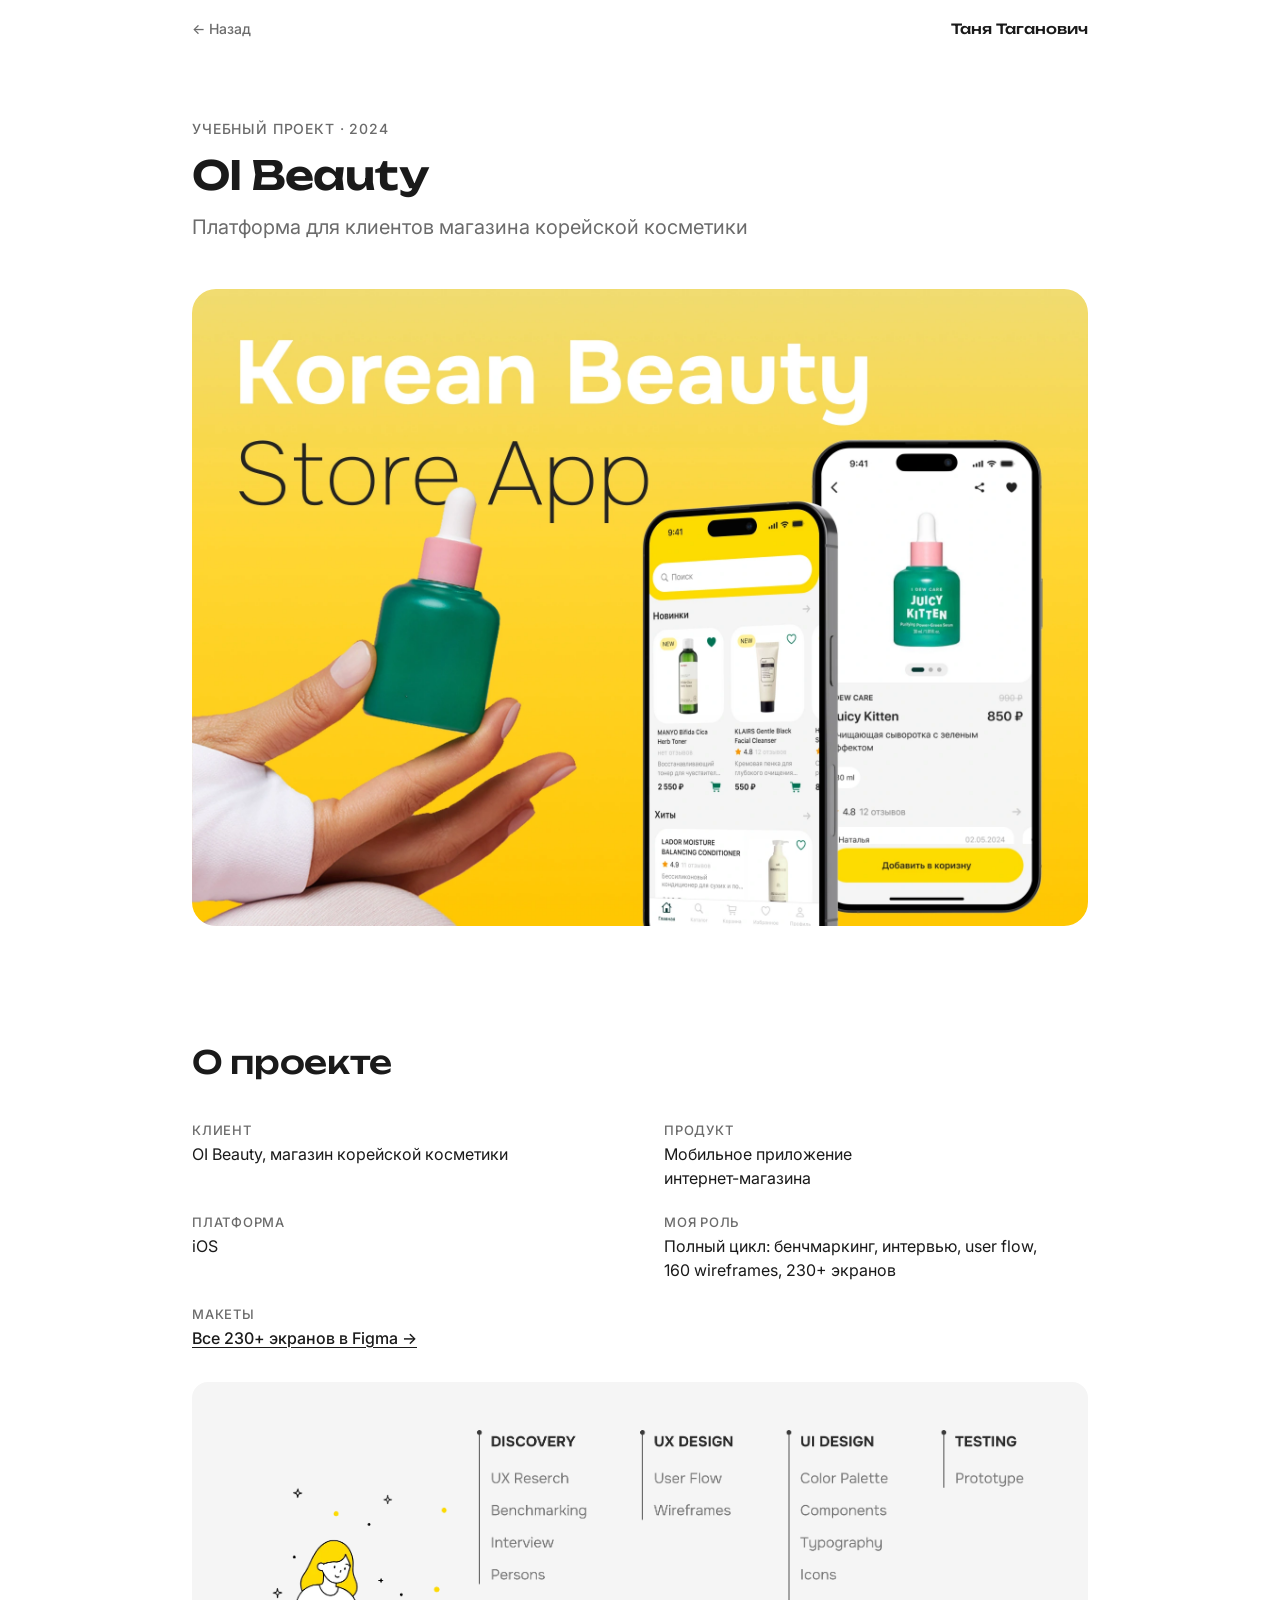
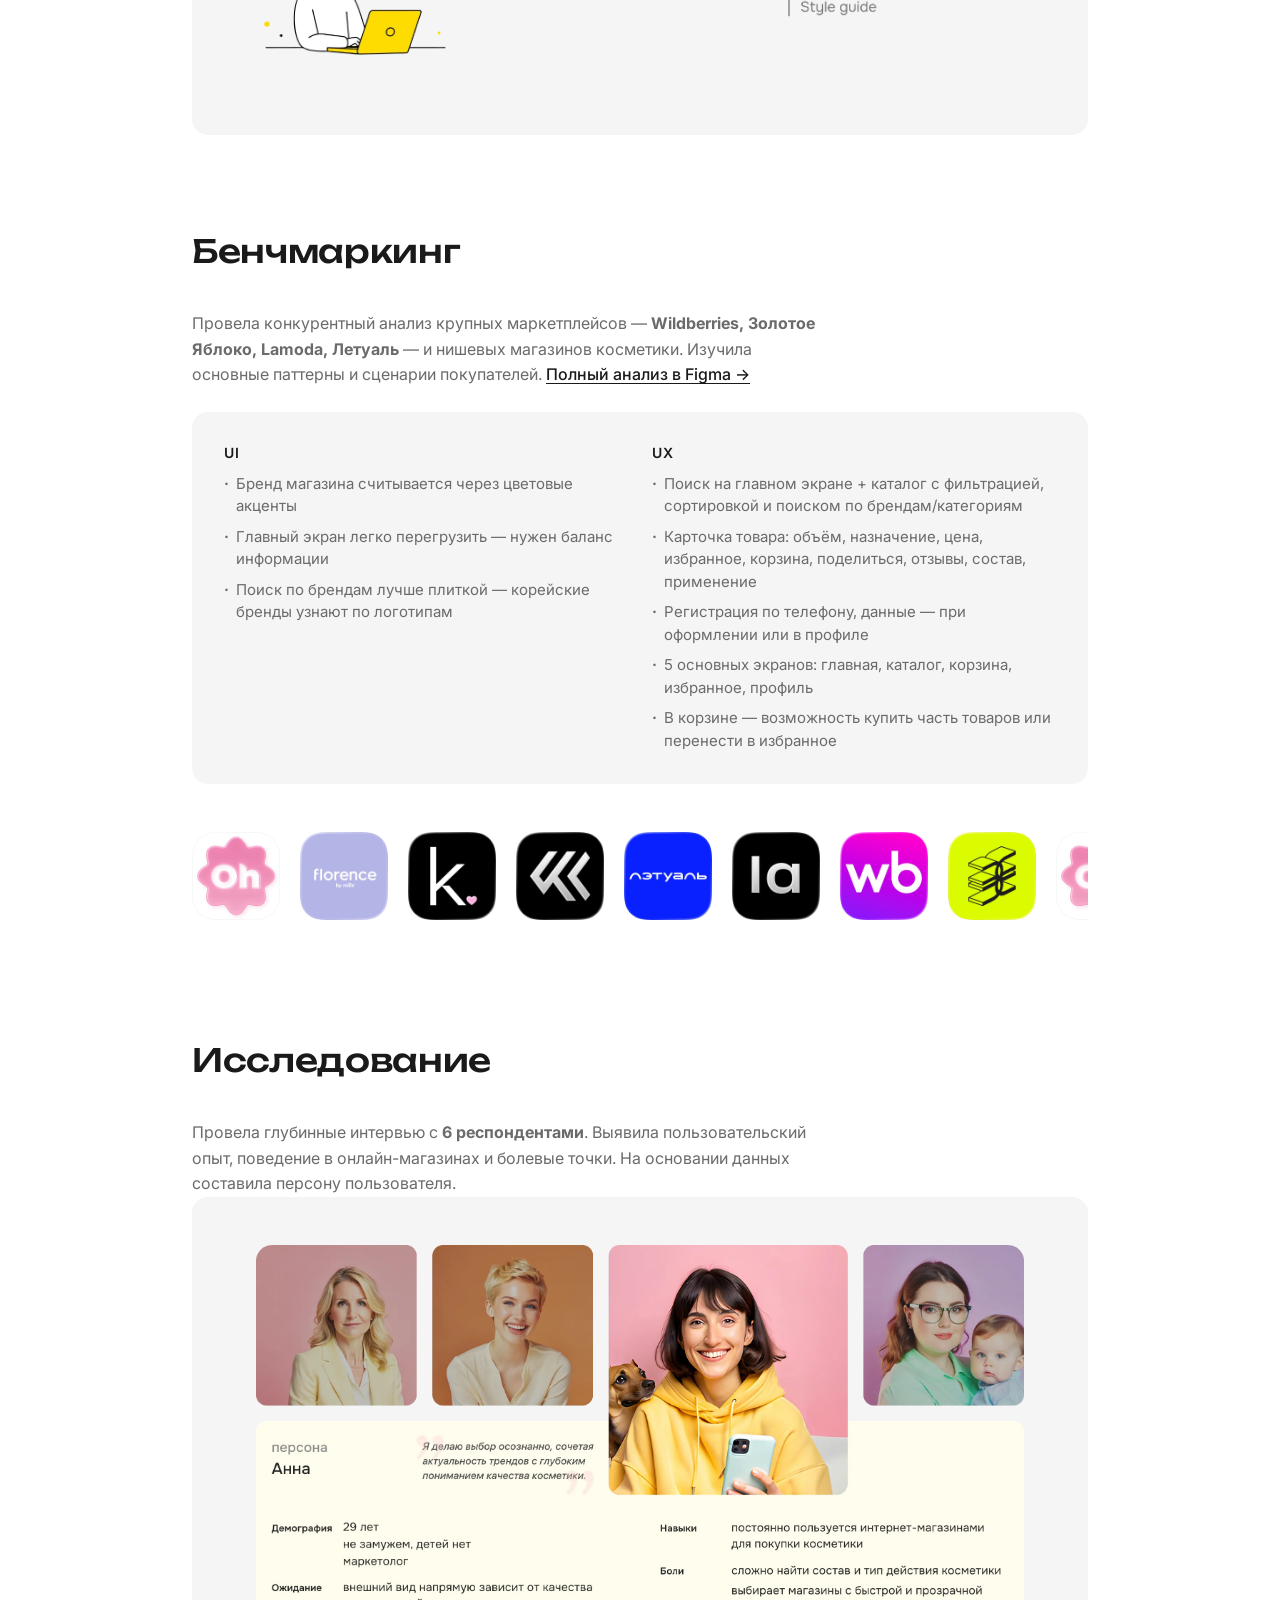
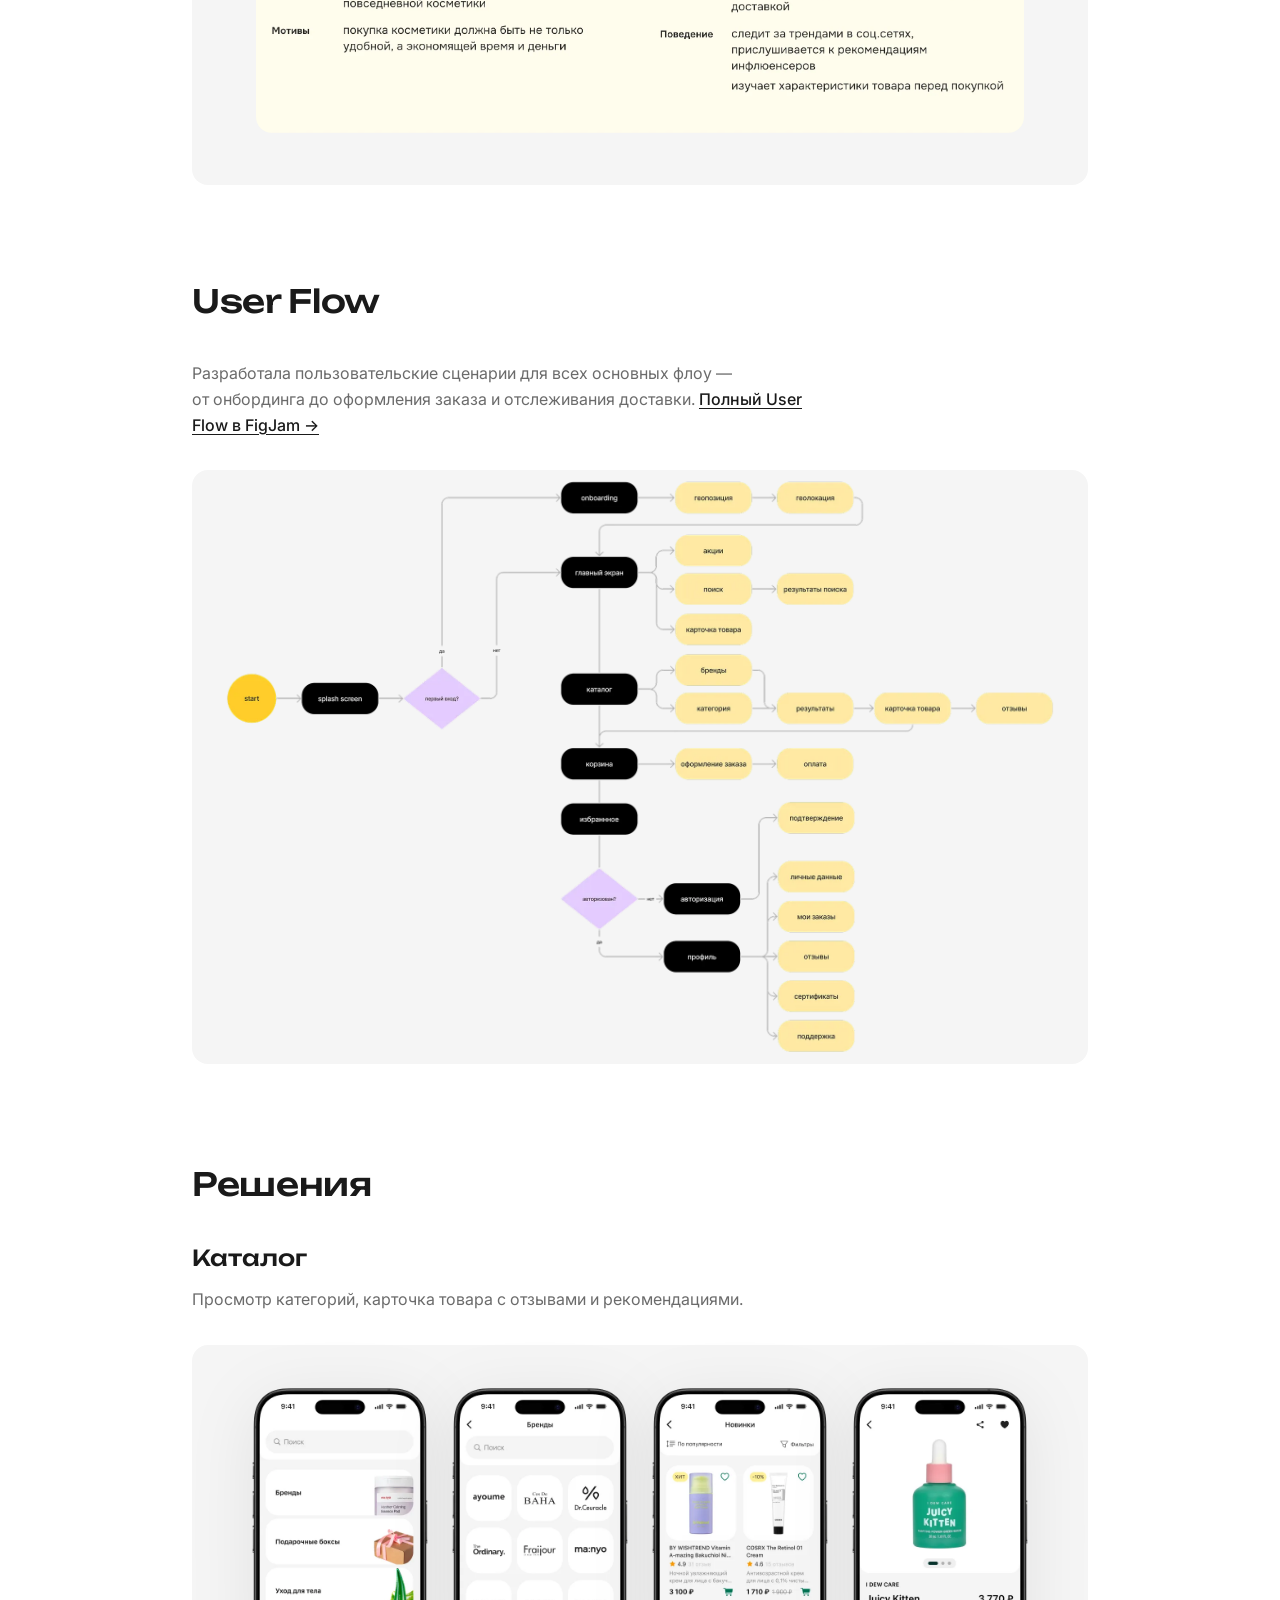
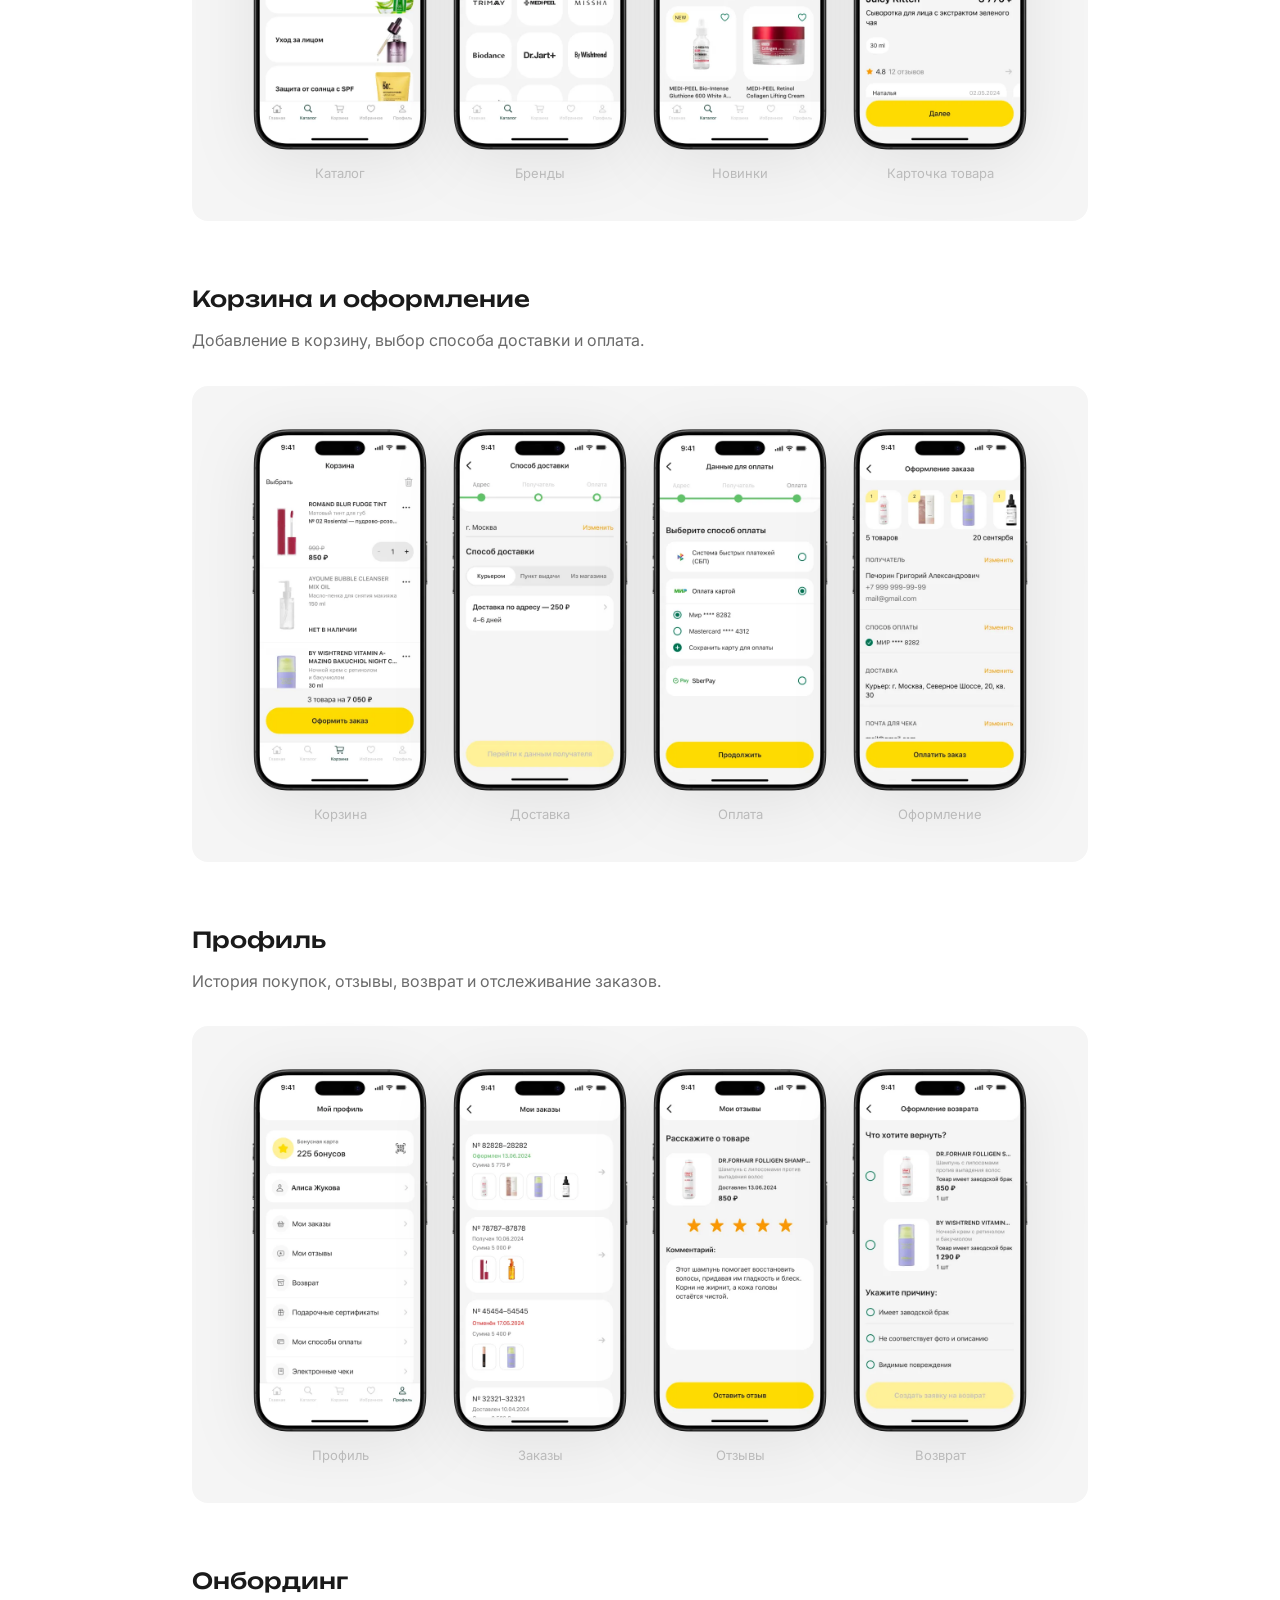
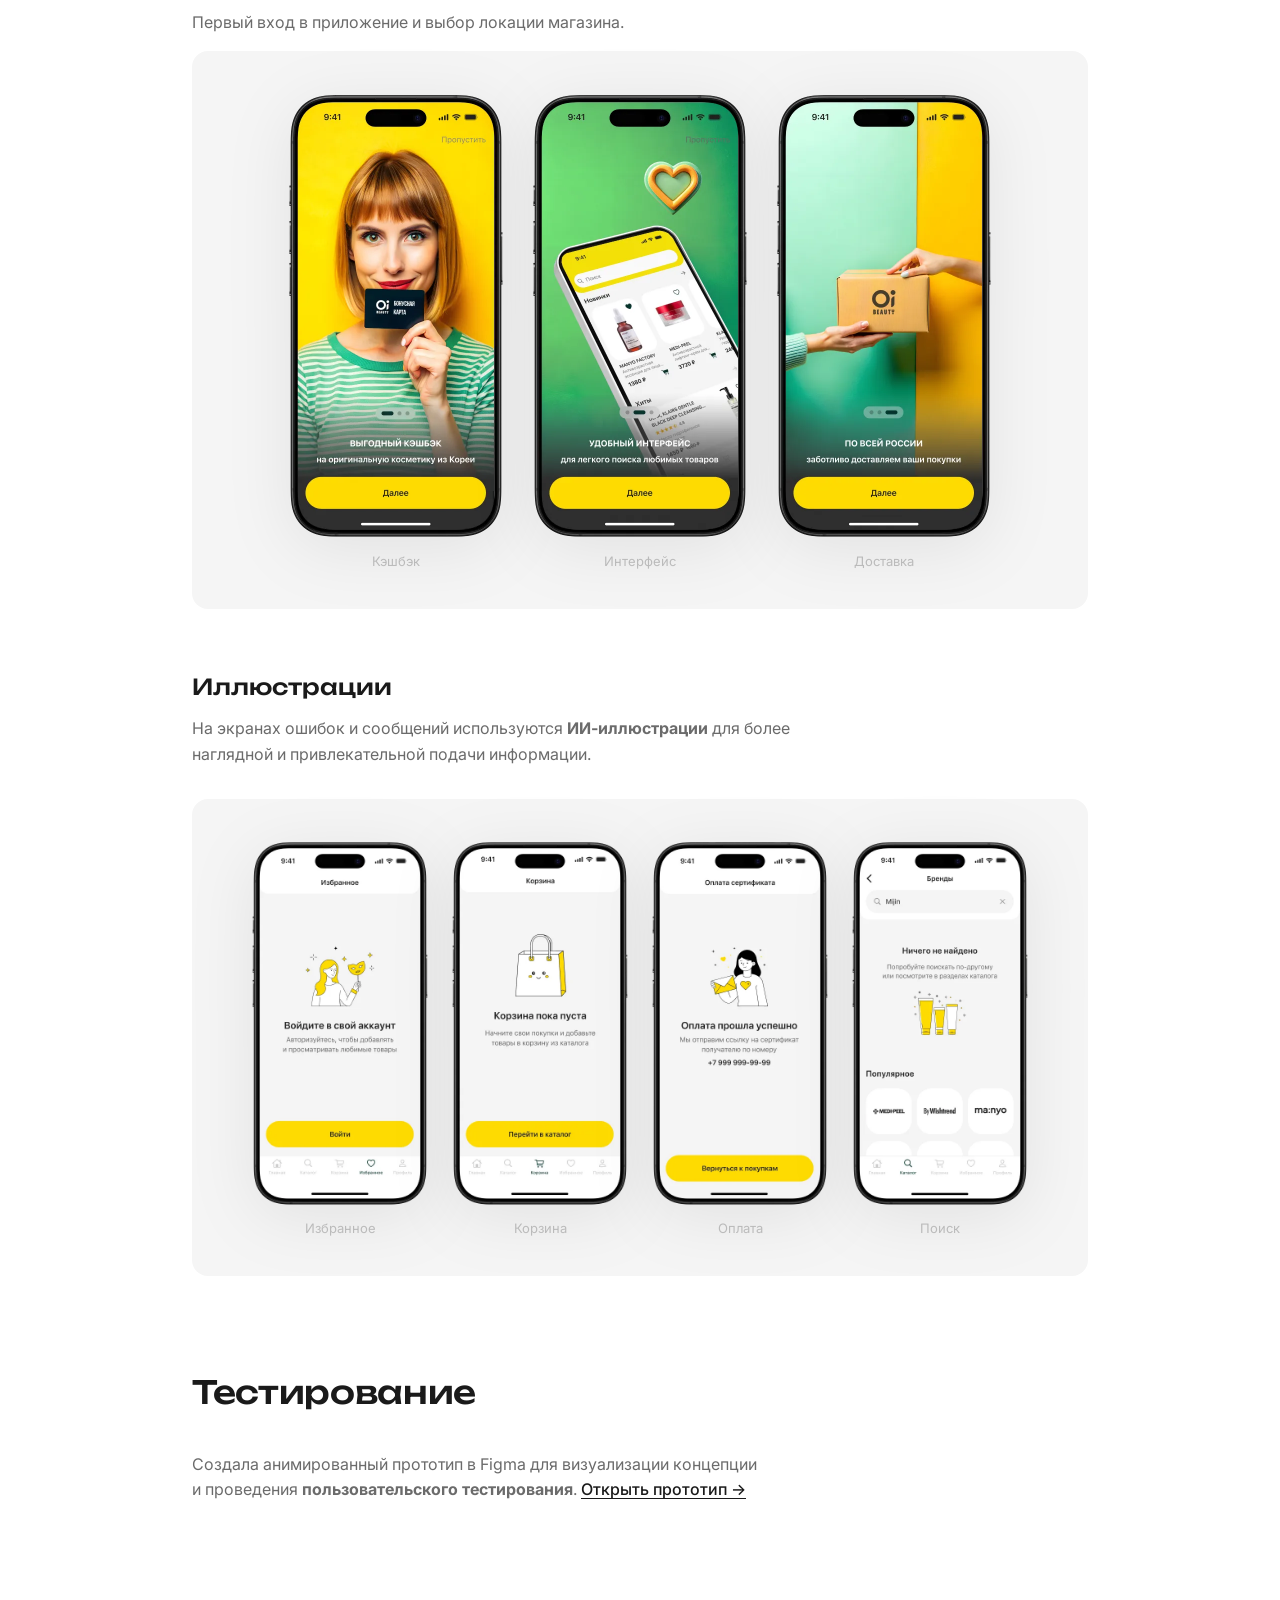
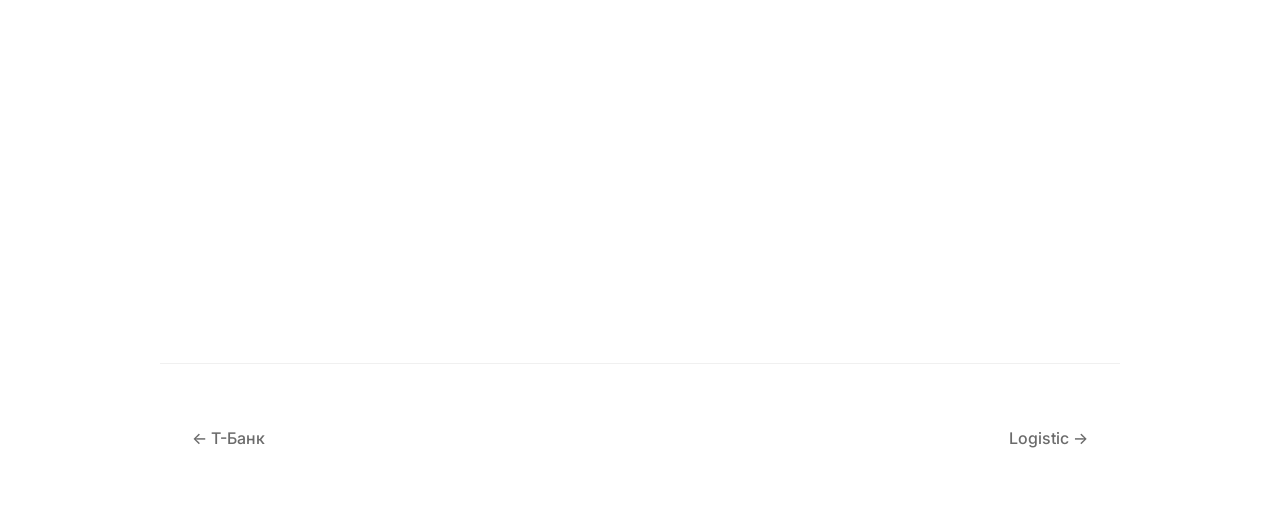
<file: beauty.html>
<!DOCTYPE html>
<html lang="ru">
<head>
  <!-- Yandex.Metrika counter -->
  <script type="text/javascript">
    (function(m,e,t,r,i,k,a){
        m[i]=m[i]||function(){(m[i].a=m[i].a||[]).push(arguments)};
        m[i].l=1*new Date();
        for (var j = 0; j < document.scripts.length; j++) {if (document.scripts[j].src === r) { return; }}
        k=e.createElement(t),a=e.getElementsByTagName(t)[0],k.async=1,k.src=r,a.parentNode.insertBefore(k,a)
    })(window, document,'script','https://mc.webvisor.org/metrika/tag_ww.js?id=107710965', 'ym');
    ym(107710965, 'init', {ssr:true, webvisor:true, trackHash:true, clickmap:true, ecommerce:"dataLayer", referrer: document.referrer, url: location.href, accurateTrackBounce:true, trackLinks:true});
  </script>
  <noscript><div><img src="https://mc.yandex.ru/watch/107710965" style="position:absolute; left:-9999px;" alt="" /></div></noscript>
  <!-- /Yandex.Metrika counter -->
  <meta charset="UTF-8">
  <meta name="viewport" content="width=device-width, initial-scale=1.0">
  <title>OI Beauty — Кейс</title>
  <link rel="preconnect" href="https://fonts.googleapis.com">
  <link rel="preconnect" href="https://fonts.gstatic.com" crossorigin>
  <link href="https://fonts.googleapis.com/css2?family=Inter:wght@400;500;600&family=Unbounded:wght@400;500;600;700&display=swap" rel="stylesheet">
  <link rel="stylesheet" href="case.css">
</head>
<body>

  <!-- Header -->
  <header class="case-header">
    <a href="index.html" class="case-back">← Назад</a>
    <span class="case-header-name">Таня Таганович</span>
  </header>

  <!-- Hero -->
  <section class="case-hero">
    <p class="case-label">Учебный проект · 2024</p>
    <h1 class="case-title">OI Beauty</h1>
    <p class="case-subtitle">Платформа для&nbsp;клиентов магазина корейской косметики</p>
  </section>

  <!-- Cover -->
  <div class="case-cover">
    <img src="assets/oi/1.webp" alt="Korean Beauty Store App" class="case-cover-desktop">
    <div class="case-cover-duo">
      <figure class="case-captioned"><img src="assets/oi/oi1.webp" alt="Главная"><figcaption>Главная</figcaption></figure>
      <figure class="case-captioned"><img src="assets/oi/oi2.webp" alt="Карточка товара"><figcaption>Карточка товара</figcaption></figure>
    </div>
  </div>

  <!-- About -->
  <section class="case-section">
    <h2 class="case-section-title">О проекте</h2>
    <div class="case-meta-grid">
      <div class="case-meta-item">
        <span class="case-meta-label">Клиент</span>
        <span class="case-meta-value">OI Beauty, магазин корейской косметики</span>
      </div>
      <div class="case-meta-item">
        <span class="case-meta-label">Продукт</span>
        <span class="case-meta-value">Мобильное приложение<br>интернет-магазина</span>
      </div>
      <div class="case-meta-item">
        <span class="case-meta-label">Платформа</span>
        <span class="case-meta-value">iOS</span>
      </div>
      <div class="case-meta-item">
        <span class="case-meta-label">Моя роль</span>
        <span class="case-meta-value">Полный цикл: бенчмаркинг, интервью, user&nbsp;flow, 160&nbsp;wireframes, 230+&nbsp;экранов</span>
      </div>
      <div class="case-meta-item">
        <span class="case-meta-label">Макеты</span>
        <span class="case-meta-value"><a href="https://www.figma.com/design/LnnWOJv03L5ChM62cliIRI/OI-Beauty-%D0%A2%D0%B0%D0%B3%D0%B0%D0%BD%D0%BE%D0%B2%D0%B8%D1%87?node-id=0-1" target="_blank" class="case-link">Все 230+ экранов в&nbsp;Figma&nbsp;→</a></span>
      </div>
    </div>
    <div class="case-full-media case-role-media">
      <img src="assets/oi/oi3.webp" alt="Моя роль: Discovery, UX Design, UI Design, Testing">
    </div>
  </section>

  <!-- Benchmarking -->
  <section class="case-section">
    <h2 class="case-section-title">Бенчмаркинг</h2>
    <div class="case-block">
      <p class="case-block-desc">Провела конкурентный анализ крупных маркетплейсов&nbsp;— <strong>Wildberries, Золотое Яблоко, Lamoda, Летуаль</strong>&nbsp;— и&nbsp;нишевых магазинов косметики. Изучила основные паттерны и&nbsp;сценарии покупателей. <a href="https://www.figma.com/design/Bx1JtPNxu9393rpzWK5s2l/%D0%9A%D0%BE%D0%BD%D0%BA%D1%83%D1%80%D0%BF%D0%B5%D0%BD%D1%82%D0%BD%D1%8B%D0%B9-%D0%B0%D0%BD%D0%B0%D0%BB%D0%B8%D0%B7-Oi-Beauty?node-id=0-1&t=RjQjaPiIP2qzOvUm-1" target="_blank" class="case-link">Полный анализ в&nbsp;Figma&nbsp;→</a></p>

      <div class="case-insights">
        <div class="case-insight-col">
          <h4 class="case-insight-heading">UI</h4>
          <ul class="case-insight-list">
            <li>Бренд магазина считывается через цветовые акценты</li>
            <li>Главный экран легко перегрузить&nbsp;— нужен баланс информации</li>
            <li>Поиск по&nbsp;брендам лучше плиткой&nbsp;— корейские бренды узнают по&nbsp;логотипам</li>
          </ul>
        </div>
        <div class="case-insight-col">
          <h4 class="case-insight-heading">UX</h4>
          <ul class="case-insight-list">
            <li>Поиск на&nbsp;главном экране + каталог с&nbsp;фильтрацией, сортировкой и&nbsp;поиском по&nbsp;брендам/категориям</li>
            <li>Карточка товара: объём, назначение, цена, избранное, корзина, поделиться, отзывы, состав, применение</li>
            <li>Регистрация по&nbsp;телефону, данные&nbsp;— при оформлении или в&nbsp;профиле</li>
            <li>5 основных экранов: главная, каталог, корзина, избранное, профиль</li>
            <li>В&nbsp;корзине&nbsp;— возможность купить часть товаров или перенести в&nbsp;избранное</li>
          </ul>
        </div>
      </div>

      <div class="case-marquee case-marquee-logos">
        <div class="logo-marquee-track">
          <div class="logo-marquee-set">
            <img src="assets/oi/logo.webp" alt="Oh Beauty">
            <img src="assets/oi/logo8.webp" alt="Золотое Яблоко">
            <img src="assets/oi/logo2.webp" alt="Florence by Mills">
            <img src="assets/oi/logo3.webp" alt="KKosmetik">
            <img src="assets/oi/logo4.webp" alt="Кravt">
            <img src="assets/oi/logo7.webp" alt="Лэтуаль">
            <img src="assets/oi/logo6.webp" alt="Lamoda">
            <img src="assets/oi/logo5.webp" alt="Wildberries">
          </div>
          <div class="logo-marquee-set">
            <img src="assets/oi/logo.webp" alt="Oh Beauty">
            <img src="assets/oi/logo8.webp" alt="Золотое Яблоко">
            <img src="assets/oi/logo2.webp" alt="Florence by Mills">
            <img src="assets/oi/logo3.webp" alt="KKosmetik">
            <img src="assets/oi/logo4.webp" alt="Кravt">
            <img src="assets/oi/logo7.webp" alt="Лэтуаль">
            <img src="assets/oi/logo6.webp" alt="Lamoda">
            <img src="assets/oi/logo5.webp" alt="Wildberries">
          </div>
        </div>
      </div>
    </div>
  </section>

  <!-- Research -->
  <section class="case-section">
    <h2 class="case-section-title">Исследование</h2>
    <div class="case-block">
      <p class="case-block-desc">Провела глубинные интервью с&nbsp;<strong>6&nbsp;респондентами</strong>. Выявила пользовательский опыт, поведение в&nbsp;онлайн-магазинах и&nbsp;болевые точки. На&nbsp;основании данных составила персону пользователя.</p>
      <div class="persona-card">
        <div class="case-full-media case-role-media">
          <img src="assets/oi/oi4.webp" alt="Персона — Анна Григорьева, 29 лет" class="persona-desktop">
          <img src="assets/oi/oi5.webp" alt="Персона — Анна" class="persona-mobile">
        </div>
        <div class="case-insights persona-details">
          <div class="case-insight-col">
            <h4 class="case-insight-heading">Демография</h4>
            <p class="case-insight-text">29 лет, не замужем, детей нет, маркетолог</p>
            <h4 class="case-insight-heading">Ожидание</h4>
            <p class="case-insight-text">Внешний вид напрямую зависит от&nbsp;качества повседневной косметики</p>
            <h4 class="case-insight-heading">Мотивы</h4>
            <p class="case-insight-text">Покупка косметики должна быть не&nbsp;только удобной, а&nbsp;экономящей время и&nbsp;деньги</p>
          </div>
          <div class="case-insight-col">
            <h4 class="case-insight-heading">Навыки</h4>
            <p class="case-insight-text">Постоянно пользуется интернет-магазинами для покупки косметики</p>
            <h4 class="case-insight-heading">Боли</h4>
            <p class="case-insight-text">Сложно найти состав и&nbsp;тип действия косметики. Выбирает магазины с&nbsp;быстрой и&nbsp;прозрачной доставкой</p>
            <h4 class="case-insight-heading">Поведение</h4>
            <p class="case-insight-text">Следит за&nbsp;трендами в&nbsp;соц.сетях, прислушивается к&nbsp;рекомендациям инфлюенсеров. Изучает характеристики товара перед покупкой</p>
          </div>
        </div>
      </div>
    </div>
  </section>

  <!-- User Flow -->
  <section class="case-section">
    <h2 class="case-section-title">User Flow</h2>
    <div class="case-block">
      <p class="case-block-desc">Разработала пользовательские сценарии для&nbsp;всех основных флоу&nbsp;— от&nbsp;онбординга до&nbsp;оформления заказа и&nbsp;отслеживания доставки. <a href="https://www.figma.com/board/JYx4oa5SK7uWeJnBnAAvaK/UserFlow-Oi-Beauty?node-id=0-1&t=b3RVRbbMTNwd8aJ1-1" target="_blank" class="case-link">Полный User Flow в&nbsp;FigJam&nbsp;→</a></p>
      <div class="case-full-media">
        <img src="assets/oi/oi6.webp" alt="User Flow" style="border-radius: 16px;">
      </div>
    </div>
  </section>

  <!-- Solutions -->
  <section class="case-section">
    <h2 class="case-section-title">Решения</h2>

    <!-- Catalog -->
    <div class="case-block">
      <div class="case-block-text">
        <h3 class="case-block-heading">Каталог</h3>
        <p class="case-block-desc">Просмотр категорий, карточка товара с&nbsp;отзывами и&nbsp;рекомендациями.</p>
      </div>
      <div class="case-block-media case-media-quad">
        <figure class="case-captioned"><img src="assets/oi/oi8.webp" alt="Каталог"><figcaption>Каталог</figcaption></figure>
        <figure class="case-captioned"><img src="assets/oi/oi15.webp" alt="Бренды"><figcaption>Бренды</figcaption></figure>
        <figure class="case-captioned"><img src="assets/oi/oi14.webp" alt="Новинки"><figcaption>Новинки</figcaption></figure>
        <figure class="case-captioned"><img src="assets/oi/oi9.webp" alt="Карточка товара"><figcaption>Карточка товара</figcaption></figure>
      </div>
    </div>

    <!-- Cart & Checkout -->
    <div class="case-block">
      <div class="case-block-text">
        <h3 class="case-block-heading">Корзина и оформление</h3>
        <p class="case-block-desc">Добавление в&nbsp;корзину, выбор способа доставки и&nbsp;оплата.</p>
      </div>
      <div class="case-block-media case-media-quad">
        <figure class="case-captioned"><img src="assets/oi/oi10.webp" alt="Корзина"><figcaption>Корзина</figcaption></figure>
        <figure class="case-captioned"><img src="assets/oi/oi11.webp" alt="Способ доставки"><figcaption>Доставка</figcaption></figure>
        <figure class="case-captioned"><img src="assets/oi/oi12.webp" alt="Оплата"><figcaption>Оплата</figcaption></figure>
        <figure class="case-captioned"><img src="assets/oi/oi13.webp" alt="Оформление заказа"><figcaption>Оформление</figcaption></figure>
      </div>
    </div>

    <!-- Profile -->
    <div class="case-block">
      <div class="case-block-text">
        <h3 class="case-block-heading">Профиль</h3>
        <p class="case-block-desc">История покупок, отзывы, возврат и&nbsp;отслеживание заказов.</p>
      </div>
      <div class="case-block-media case-media-quad">
        <figure class="case-captioned"><img src="assets/oi/oi16.webp" alt="Профиль"><figcaption>Профиль</figcaption></figure>
        <figure class="case-captioned"><img src="assets/oi/oi17.webp" alt="Мои заказы"><figcaption>Заказы</figcaption></figure>
        <figure class="case-captioned"><img src="assets/oi/oi19.webp" alt="Мои отзывы"><figcaption>Отзывы</figcaption></figure>
        <figure class="case-captioned"><img src="assets/oi/oi18.webp" alt="Возврат"><figcaption>Возврат</figcaption></figure>
      </div>
    </div>

    <!-- Onboarding -->
    <div class="case-block">
      <div class="case-block-text">
        <h3 class="case-block-heading">Онбординг</h3>
        <p class="case-block-desc">Первый вход в&nbsp;приложение и&nbsp;выбор локации магазина.</p>
      </div>
      <div class="case-block-media case-media-trio">
        <figure class="case-captioned"><img src="assets/oi/oi20.webp" alt="Кэшбэк"><figcaption>Кэшбэк</figcaption></figure>
        <figure class="case-captioned"><img src="assets/oi/oi21.webp" alt="Интерфейс"><figcaption>Интерфейс</figcaption></figure>
        <figure class="case-captioned"><img src="assets/oi/oi22.webp" alt="Доставка"><figcaption>Доставка</figcaption></figure>
      </div>
    </div>

    <!-- Illustrations -->
    <div class="case-block">
      <div class="case-block-text">
        <h3 class="case-block-heading">Иллюстрации</h3>
        <p class="case-block-desc">На&nbsp;экранах ошибок и&nbsp;сообщений используются <strong>ИИ-иллюстрации</strong> для&nbsp;более наглядной и&nbsp;привлекательной подачи информации.</p>
      </div>
      <div class="case-block-media case-media-quad">
        <figure class="case-captioned"><img src="assets/oi/oi24.webp" alt="Избранное"><figcaption>Избранное</figcaption></figure>
        <figure class="case-captioned"><img src="assets/oi/oi25.webp" alt="Корзина пуста"><figcaption>Корзина</figcaption></figure>
        <figure class="case-captioned"><img src="assets/oi/oi26.webp" alt="Оплата сертификата"><figcaption>Оплата</figcaption></figure>
        <figure class="case-captioned"><img src="assets/oi/oi27.webp" alt="Ничего не найдено"><figcaption>Поиск</figcaption></figure>
      </div>
    </div>
  </section>

  <!-- Testing -->
  <section class="case-section">
    <h2 class="case-section-title">Тестирование</h2>
    <div class="case-block">
      <p class="case-block-desc">Создала анимированный прототип в&nbsp;Figma для&nbsp;визуализации концепции и&nbsp;проведения <strong>пользовательского тестирования</strong>. <a href="https://www.figma.com/proto/LnnWOJv03L5ChM62cliIRI/OI-Beauty-%D0%A2%D0%B0%D0%B3%D0%B0%D0%BD%D0%BE%D0%B2%D0%B8%D1%87?node-id=0-1&p=f&viewport=117%2C78%2C0.06&t=9rYDgZnm2c9quLev-0&scaling=scale-down&content-scaling=fixed&starting-point-node-id=1%3A10277" target="_blank" class="case-link">Открыть прототип&nbsp;→</a></p>
      <div class="case-video">
        <div class="case-video-mask">
          <iframe src="https://player.vimeo.com/video/976553953?badge=0&amp;autopause=0&amp;muted=1&amp;autoplay=1&amp;loop=1&amp;player_id=0&amp;app_id=58479" frameborder="0" allowfullscreen></iframe>
        </div>
      </div>
    </div>
  </section>

  <!-- Navigation -->
  <nav class="case-nav">
    <a href="tbank.html" class="case-nav-link">← Т-Банк</a>
    <a href="logistics.html" class="case-nav-link">Logistic →</a>
  </nav>

  <script>
    /* Restore opacity on back/forward navigation */
    window.addEventListener('pageshow', () => {
      document.body.style.opacity = '';
      document.body.style.transition = '';
    });

    /* Scroll-triggered reveal for blocks */
    const revealElements = document.querySelectorAll('.case-block, .case-full-media');

    const revealObserver = new IntersectionObserver((entries) => {
      entries.forEach((entry, i) => {
        if (entry.isIntersecting) {
          setTimeout(() => {
            entry.target.classList.add('visible');
          }, i * 80);
          revealObserver.unobserve(entry.target);
        }
      });
    }, { threshold: 0.15 });

    revealElements.forEach(el => revealObserver.observe(el));

    /* Mobile sliders */
    function buildSliders() {
      const isMobile = window.matchMedia('(max-width: 768px)').matches;

      document.querySelectorAll('.case-slider, .slide-dots').forEach(el => el.remove());

      if (!isMobile) return;

      document.querySelectorAll('.case-media-duo, .case-media-trio, .case-media-quad, .case-cover-duo').forEach(original => {
        const figures = original.querySelectorAll('.case-captioned');
        const imgs = original.querySelectorAll('img');
        const items = figures.length ? figures : imgs;
        if (items.length < 2) return;

        const slider = document.createElement('div');
        slider.className = 'case-slider';

        const track = document.createElement('div');
        track.className = 'case-slider-track';

        items.forEach(item => {
          const slide = document.createElement('div');
          slide.className = 'case-slider-slide';
          slide.appendChild(item.cloneNode(true));
          track.appendChild(slide);
        });

        slider.appendChild(track);

        const dots = document.createElement('div');
        dots.className = 'slide-dots';
        items.forEach((_, i) => {
          const dot = document.createElement('span');
          dot.className = 'slide-dot' + (i === 0 ? ' active' : '');
          dots.appendChild(dot);
        });

        original.parentNode.insertBefore(slider, original);
        original.parentNode.insertBefore(dots, original);

        track.addEventListener('scroll', () => {
          const index = Math.round(track.scrollLeft / track.offsetWidth);
          dots.querySelectorAll('.slide-dot').forEach((d, i) => {
            d.classList.toggle('active', i === index);
          });
        }, { passive: true });
      });
    }

    buildSliders();
    window.matchMedia('(max-width: 768px)').addEventListener('change', buildSliders);

    /* Back button fade-out transition */
    document.querySelectorAll('.case-back, .case-nav-link').forEach(link => {
      link.addEventListener('click', (e) => {
        const href = link.getAttribute('href');
        if (!href || href === '#') return;

        e.preventDefault();
        document.body.style.transition = 'opacity 0.3s ease';
        document.body.style.opacity = '0';

        setTimeout(() => {
          window.location.href = href;
        }, 300);
      });
    });
  </script>
</body>
</html>
</file>
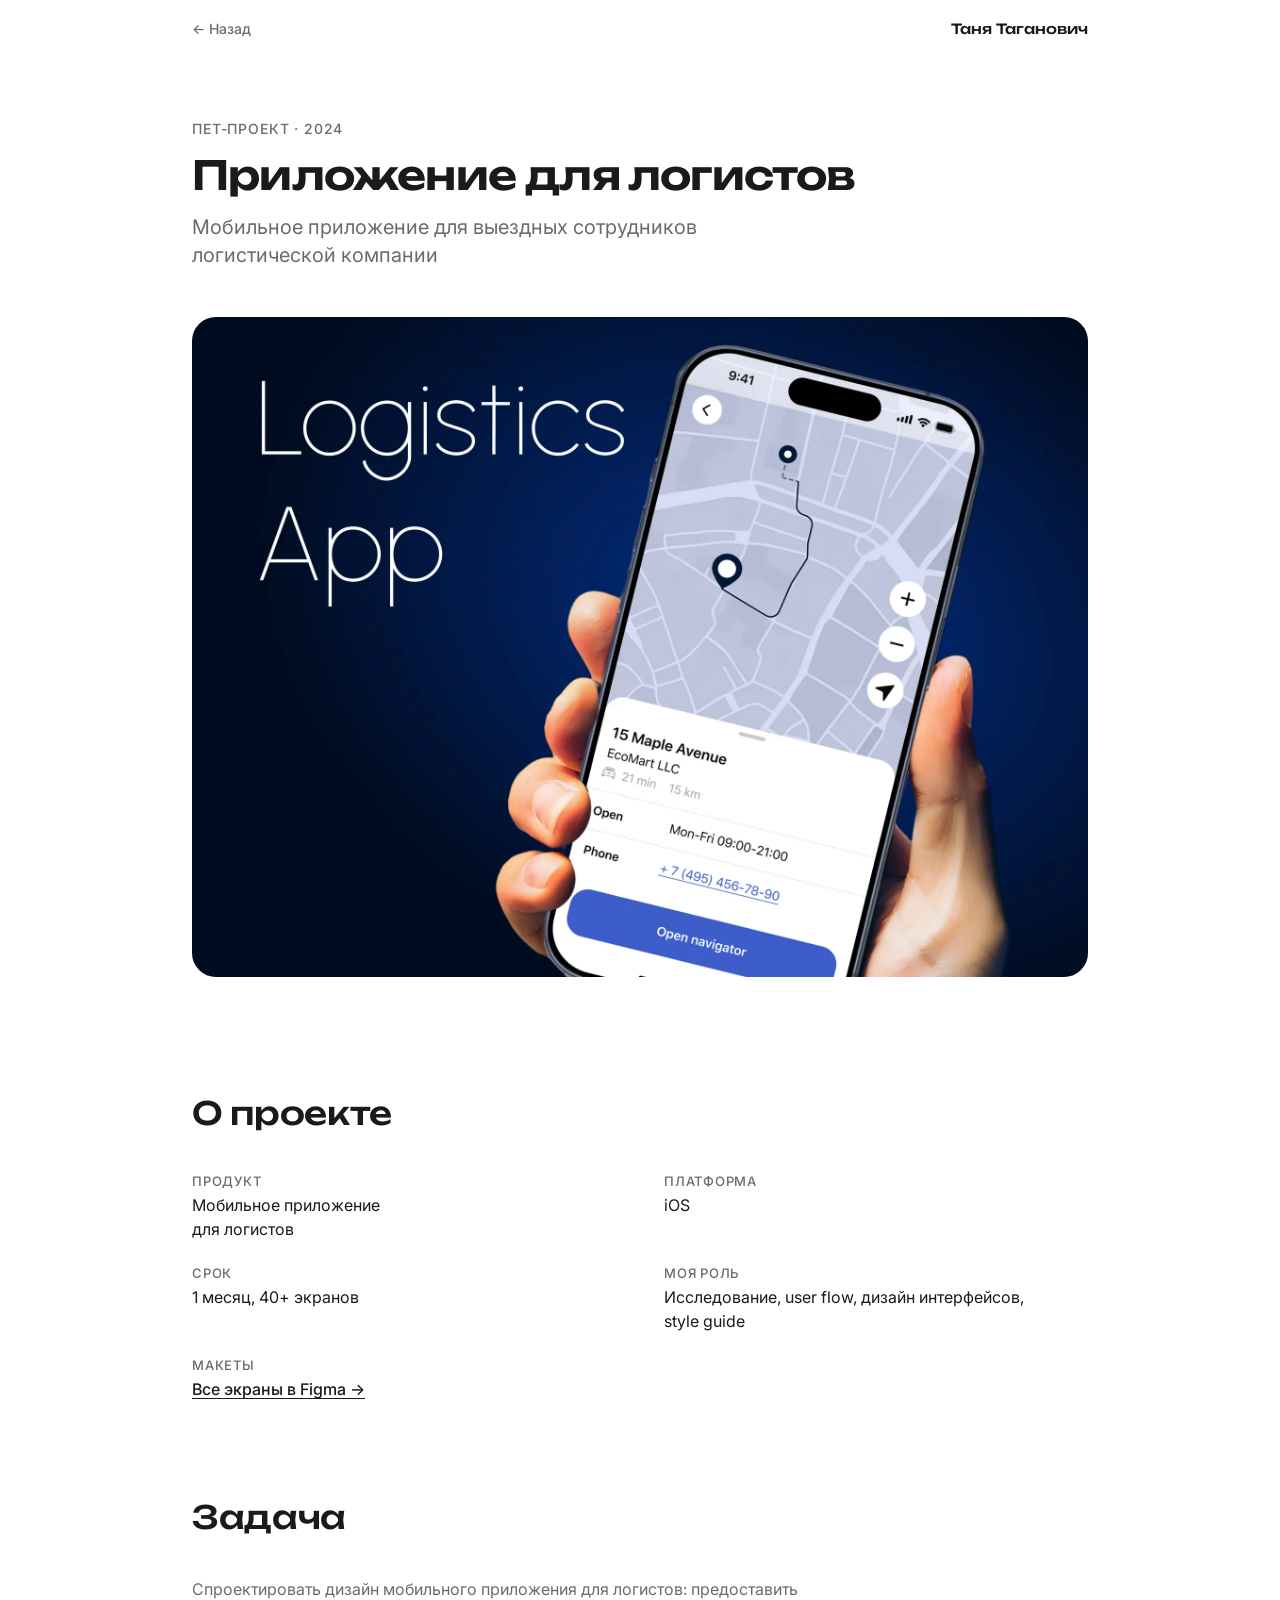
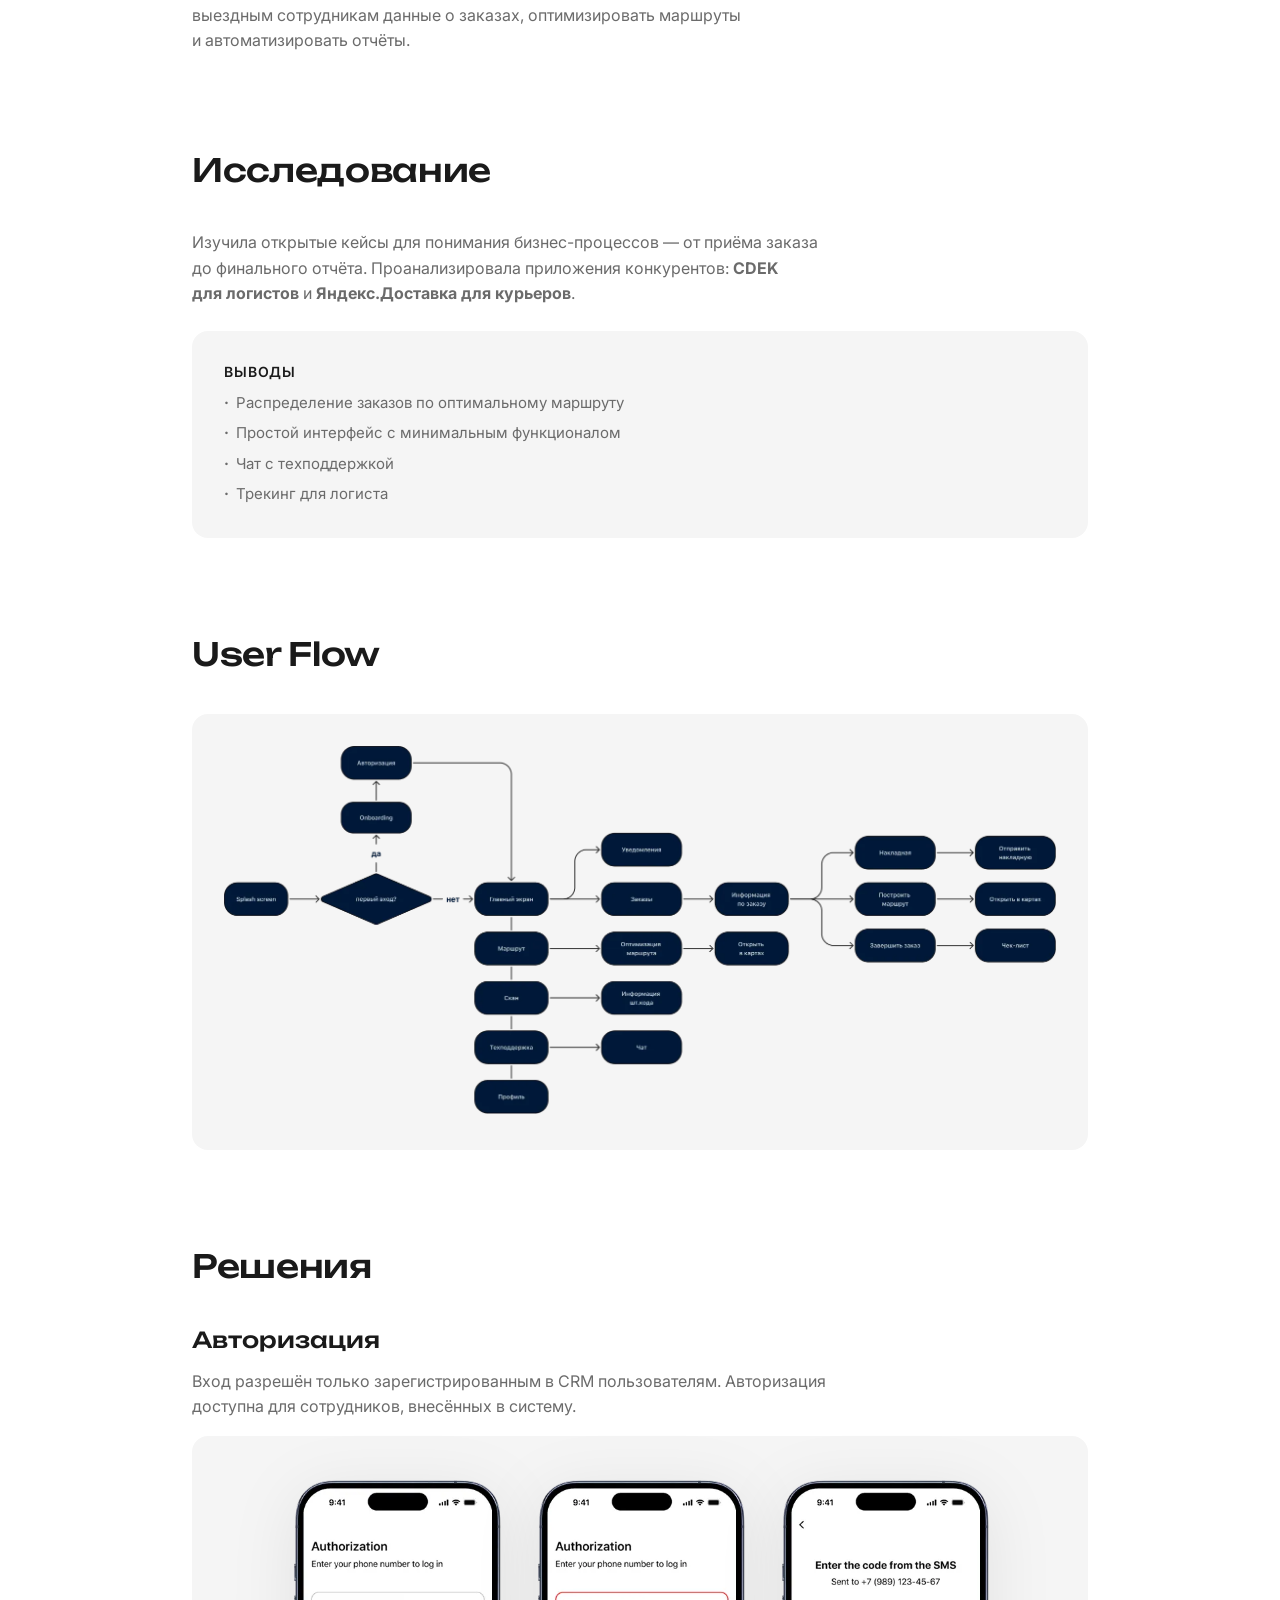
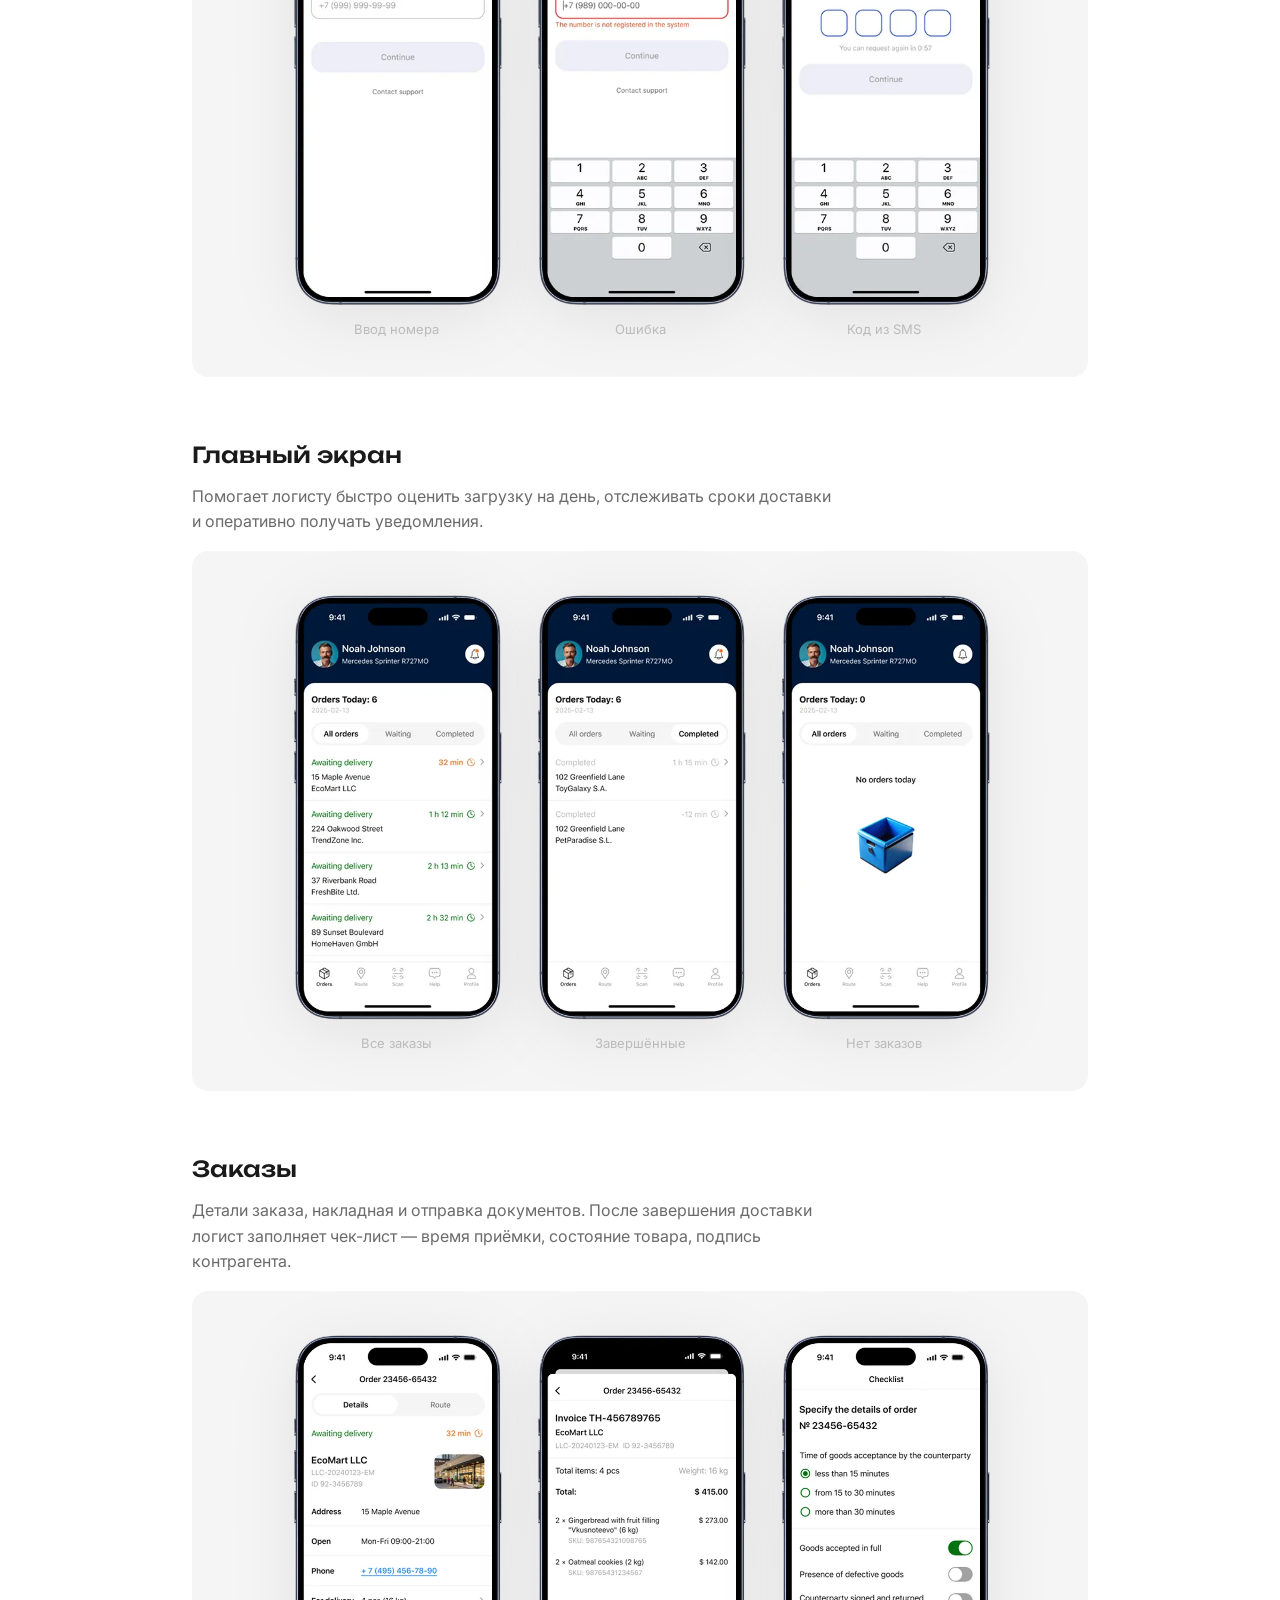
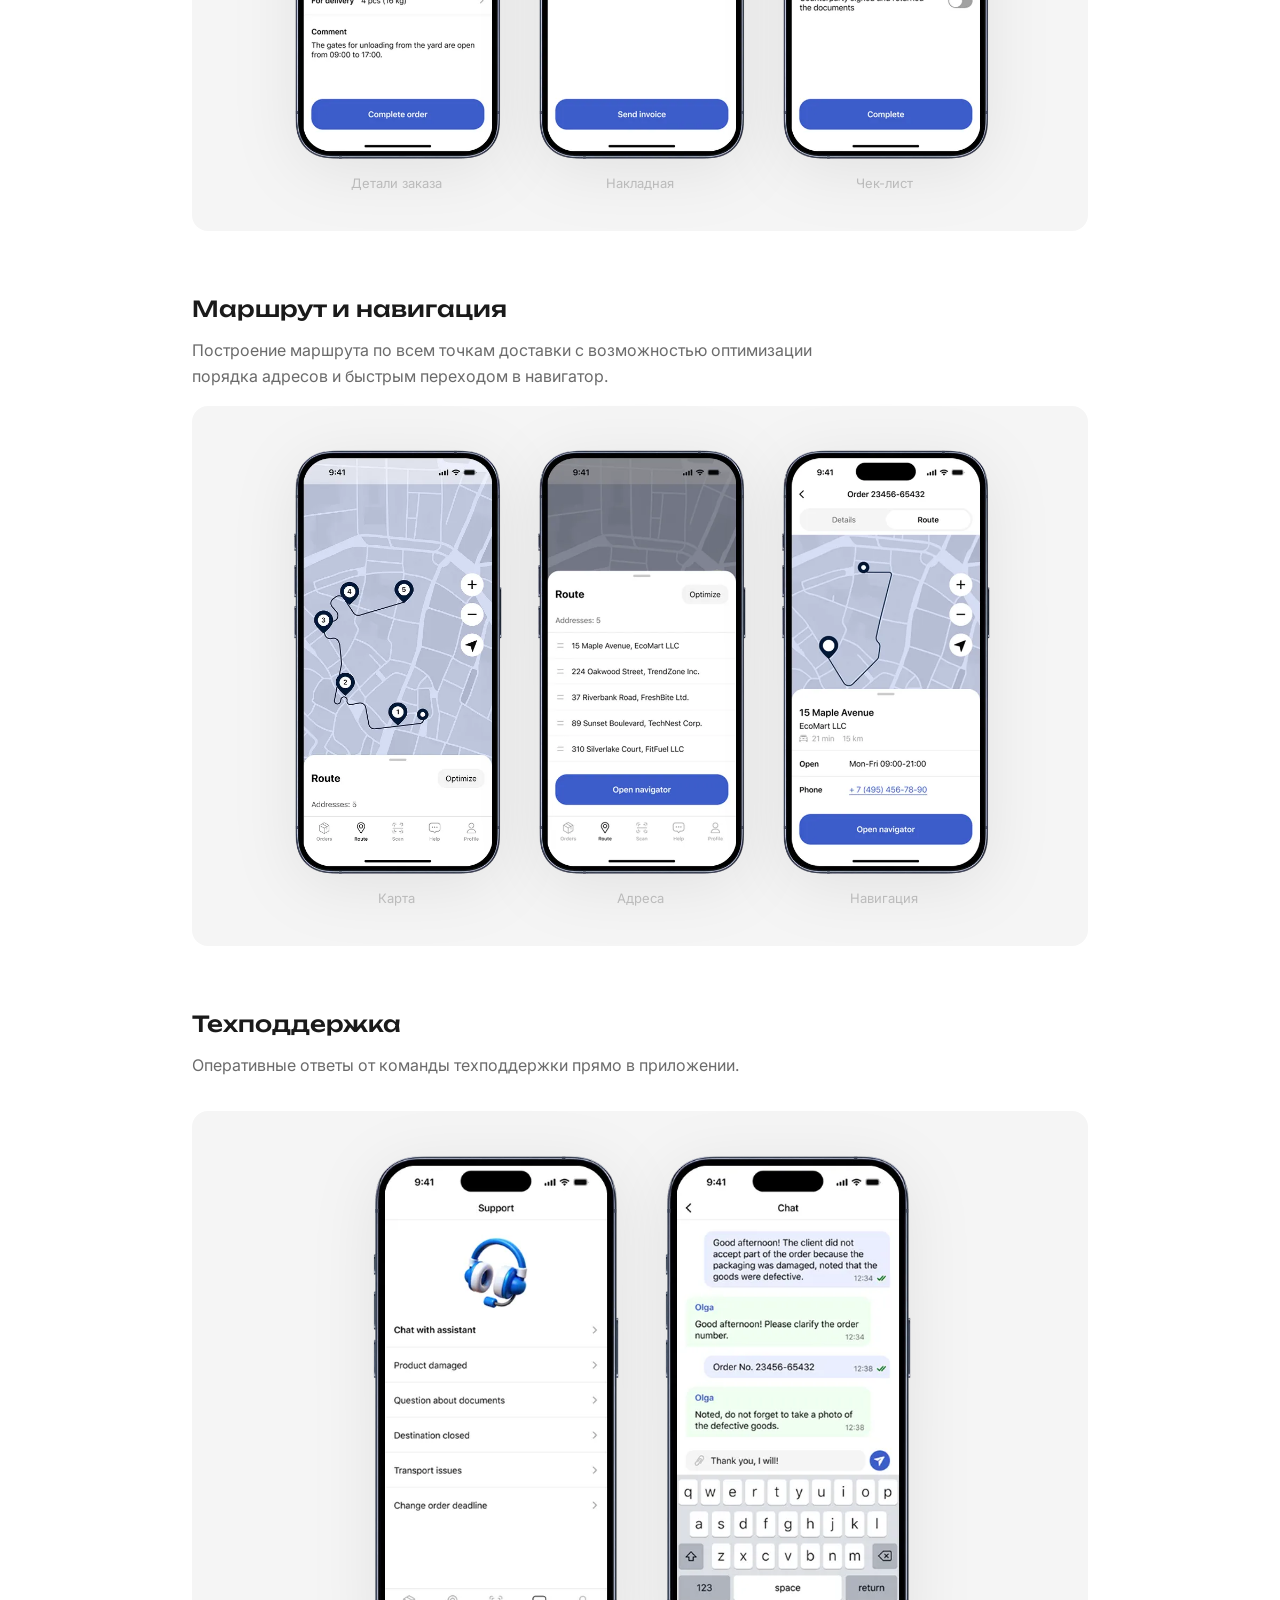
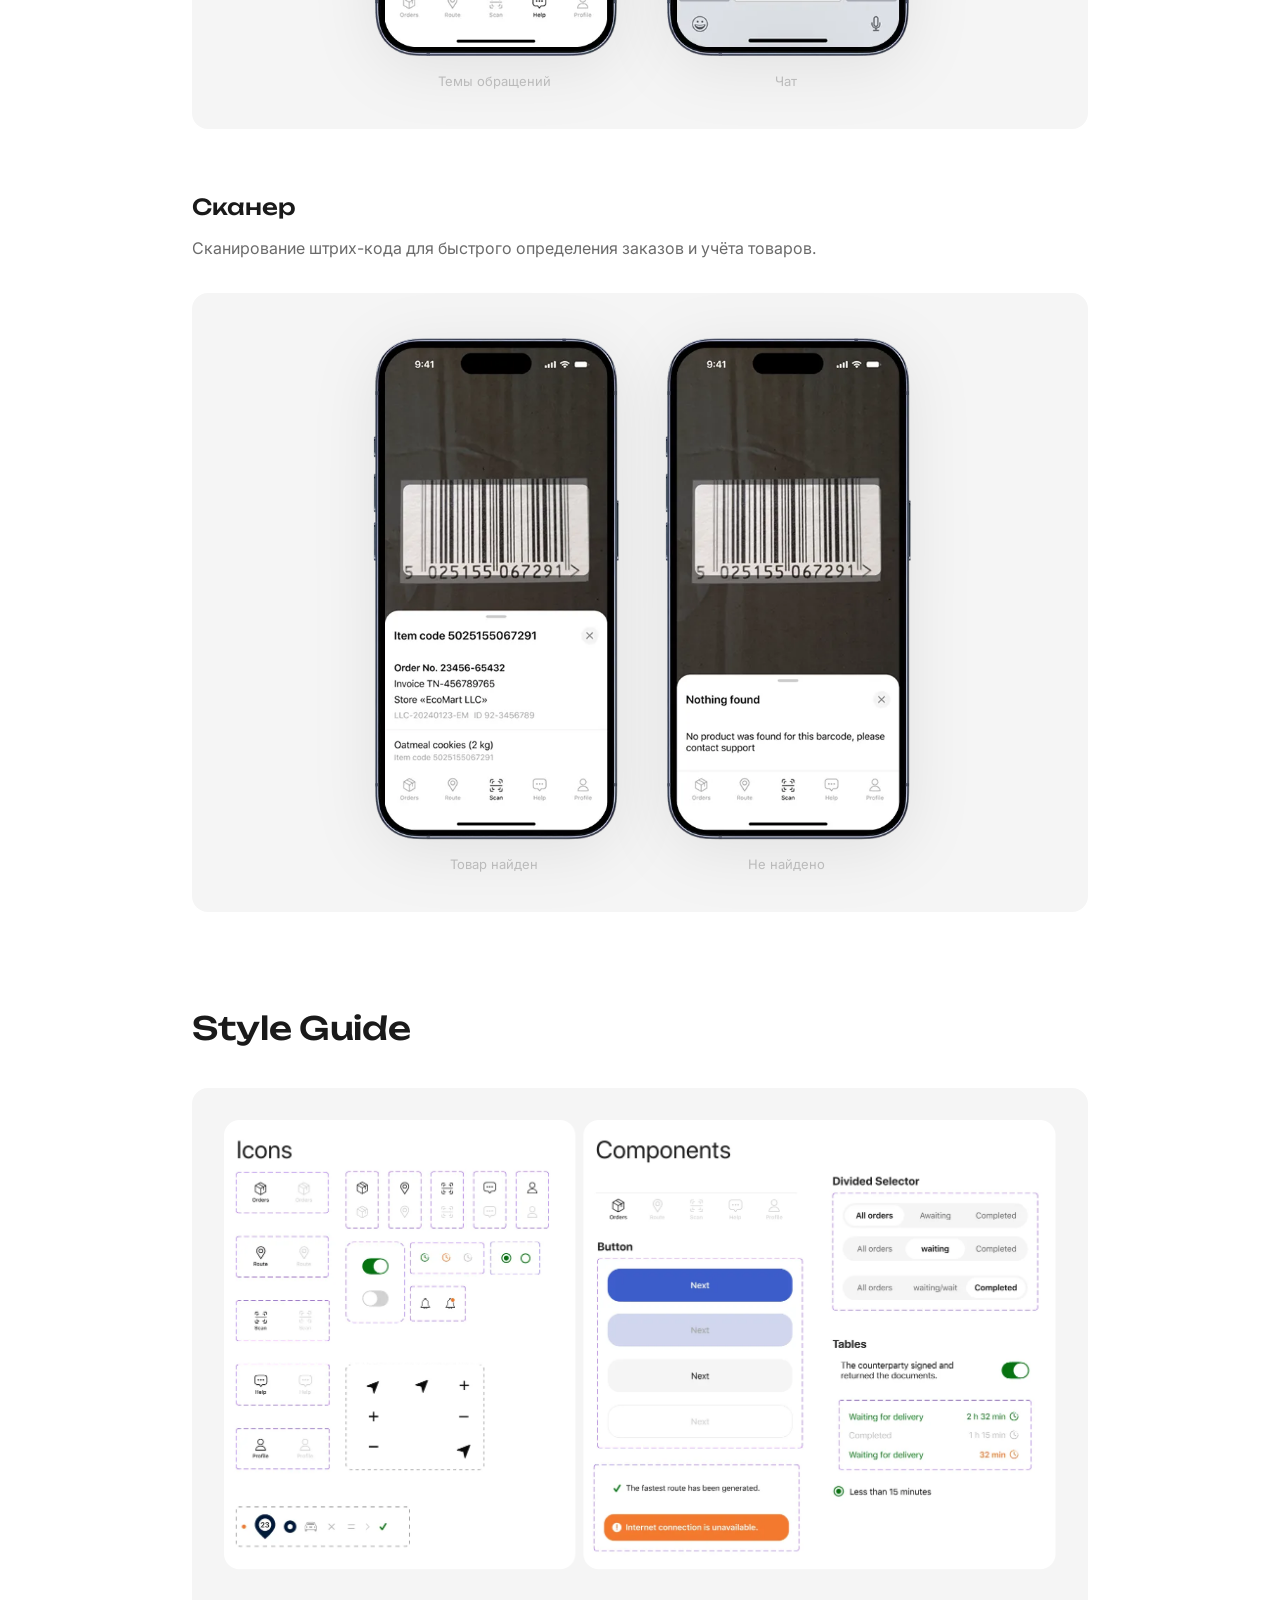
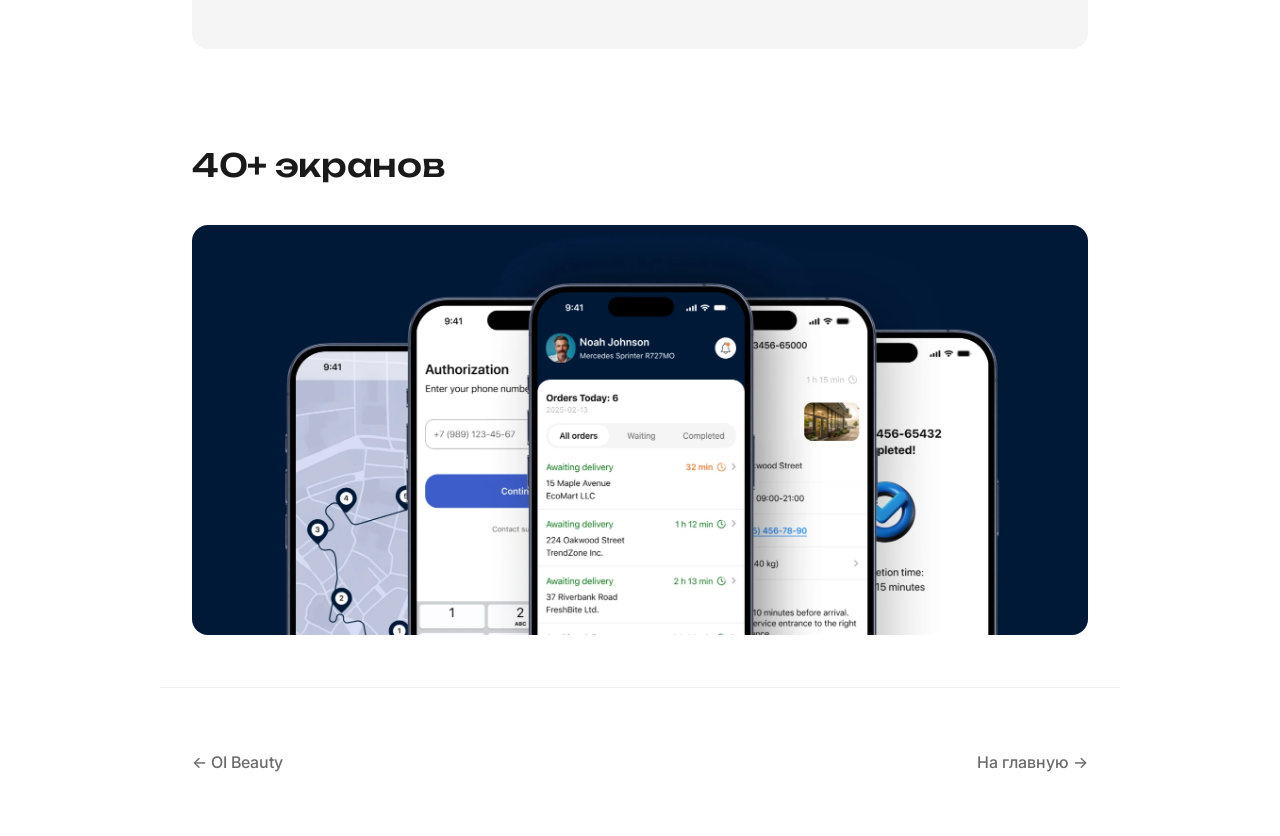
<file: logistics.html>
<!DOCTYPE html>
<html lang="ru">
<head>
  <!-- Yandex.Metrika counter -->
  <script type="text/javascript">
    (function(m,e,t,r,i,k,a){
        m[i]=m[i]||function(){(m[i].a=m[i].a||[]).push(arguments)};
        m[i].l=1*new Date();
        for (var j = 0; j < document.scripts.length; j++) {if (document.scripts[j].src === r) { return; }}
        k=e.createElement(t),a=e.getElementsByTagName(t)[0],k.async=1,k.src=r,a.parentNode.insertBefore(k,a)
    })(window, document,'script','https://mc.webvisor.org/metrika/tag_ww.js?id=107710965', 'ym');
    ym(107710965, 'init', {ssr:true, webvisor:true, trackHash:true, clickmap:true, ecommerce:"dataLayer", referrer: document.referrer, url: location.href, accurateTrackBounce:true, trackLinks:true});
  </script>
  <noscript><div><img src="https://mc.yandex.ru/watch/107710965" style="position:absolute; left:-9999px;" alt="" /></div></noscript>
  <!-- /Yandex.Metrika counter -->
  <meta charset="UTF-8">
  <meta name="viewport" content="width=device-width, initial-scale=1.0">
  <title>Приложение для логистов — Кейс</title>
  <link rel="preconnect" href="https://fonts.googleapis.com">
  <link rel="preconnect" href="https://fonts.gstatic.com" crossorigin>
  <link href="https://fonts.googleapis.com/css2?family=Inter:wght@400;500;600&family=Unbounded:wght@400;500;600;700&display=swap" rel="stylesheet">
  <link rel="stylesheet" href="case.css">
</head>
<body>

  <!-- Header -->
  <header class="case-header">
    <a href="index.html" class="case-back">← Назад</a>
    <span class="case-header-name">Таня Таганович</span>
  </header>

  <!-- Hero -->
  <section class="case-hero">
    <p class="case-label">Пет-проект · 2024</p>
    <h1 class="case-title">Приложение для логистов</h1>
    <p class="case-subtitle">Мобильное приложение для&nbsp;выездных сотрудников логистической компании</p>
  </section>

  <!-- Cover -->
  <div class="case-cover">
    <img src="assets/Lgst/lgst19.webp" alt="Logistics App" class="case-cover-desktop" style="border-radius: 24px;">
    <div class="case-cover-duo">
      <figure class="case-captioned"><img src="assets/Lgst/lgst20.webp" alt="Заказы"><figcaption>Заказы</figcaption></figure>
      <figure class="case-captioned"><img src="assets/Lgst/lgst21.webp" alt="Маршрут"><figcaption>Маршрут</figcaption></figure>
    </div>
  </div>

  <!-- About -->
  <section class="case-section">
    <h2 class="case-section-title">О проекте</h2>
    <div class="case-meta-grid">
      <div class="case-meta-item">
        <span class="case-meta-label">Продукт</span>
        <span class="case-meta-value">Мобильное приложение<br>для логистов</span>
      </div>
      <div class="case-meta-item">
        <span class="case-meta-label">Платформа</span>
        <span class="case-meta-value">iOS</span>
      </div>
      <div class="case-meta-item">
        <span class="case-meta-label">Срок</span>
        <span class="case-meta-value">1 месяц, 40+ экранов</span>
      </div>
      <div class="case-meta-item">
        <span class="case-meta-label">Моя роль</span>
        <span class="case-meta-value">Исследование, user&nbsp;flow, дизайн интерфейсов, style&nbsp;guide</span>
      </div>
      <div class="case-meta-item">
        <span class="case-meta-label">Макеты</span>
        <span class="case-meta-value"><a href="https://www.figma.com/design/Jc674N1Jvu1hdHbiG4ZL4t/Logistic-TagTati?node-id=0-1&t=UbplRb564eLe4CAA-1" target="_blank" class="case-link">Все экраны в&nbsp;Figma&nbsp;→</a></span>
      </div>
    </div>
  </section>

  <!-- Task -->
  <section class="case-section">
    <h2 class="case-section-title">Задача</h2>
    <div class="case-block">
      <p class="case-block-desc">Спроектировать дизайн мобильного приложения для&nbsp;логистов: предоставить выездным сотрудникам данные о&nbsp;заказах, оптимизировать маршруты и&nbsp;автоматизировать отчёты.</p>
    </div>
  </section>

  <!-- Research -->
  <section class="case-section">
    <h2 class="case-section-title">Исследование</h2>
    <div class="case-block">
      <p class="case-block-desc">Изучила открытые кейсы для&nbsp;понимания бизнес-процессов&nbsp;— от&nbsp;приёма заказа до&nbsp;финального отчёта. Проанализировала приложения конкурентов: <strong>CDEK для&nbsp;логистов</strong> и&nbsp;<strong>Яндекс.Доставка для&nbsp;курьеров</strong>.</p>
      <div class="case-insights">
        <div class="case-insight-col">
          <h4 class="case-insight-heading">Выводы</h4>
          <ul class="case-insight-list">
            <li>Распределение заказов по&nbsp;оптимальному маршруту</li>
            <li>Простой интерфейс с&nbsp;минимальным функционалом</li>
            <li>Чат с&nbsp;техподдержкой</li>
            <li>Трекинг для&nbsp;логиста</li>
          </ul>
        </div>
      </div>
    </div>
  </section>

  <!-- User Flow -->
  <section class="case-section">
    <h2 class="case-section-title">User Flow</h2>
    <div class="case-block">
      <div class="case-full-media" style="background: #F5F5F5; border-radius: 16px; padding: 32px;">
        <img src="assets/Lgst/lgst22.webp" alt="User Flow" style="border-radius: 0; background: none;">
      </div>
    </div>
  </section>

  <!-- Solutions -->
  <section class="case-section">
    <h2 class="case-section-title">Решения</h2>

    <!-- Auth -->
    <div class="case-block">
      <div class="case-block-text">
        <h3 class="case-block-heading">Авторизация</h3>
        <p class="case-block-desc">Вход разрешён только зарегистрированным в&nbsp;CRM пользователям. Авторизация доступна для&nbsp;сотрудников, внесённых в&nbsp;систему.</p>
      </div>
      <div class="case-block-media case-media-trio">
        <figure class="case-captioned"><img src="assets/Lgst/lgst16.webp" alt="Ввод номера"><figcaption>Ввод номера</figcaption></figure>
        <figure class="case-captioned"><img src="assets/Lgst/lgst17.webp" alt="Ошибка"><figcaption>Ошибка</figcaption></figure>
        <figure class="case-captioned"><img src="assets/Lgst/lgst18.webp" alt="Код из SMS"><figcaption>Код из SMS</figcaption></figure>
      </div>
    </div>

    <!-- Home -->
    <div class="case-block">
      <div class="case-block-text">
        <h3 class="case-block-heading">Главный экран</h3>
        <p class="case-block-desc">Помогает логисту быстро оценить загрузку на&nbsp;день, отслеживать сроки доставки и&nbsp;оперативно получать уведомления.</p>
      </div>
      <div class="case-block-media case-media-trio">
        <figure class="case-captioned"><img src="assets/Lgst/lgst12.webp" alt="Все заказы"><figcaption>Все заказы</figcaption></figure>
        <figure class="case-captioned"><img src="assets/Lgst/lgst13.webp" alt="Завершённые"><figcaption>Завершённые</figcaption></figure>
        <figure class="case-captioned"><img src="assets/Lgst/lgst14.webp" alt="Нет заказов"><figcaption>Нет заказов</figcaption></figure>
      </div>
    </div>

    <!-- Orders -->
    <div class="case-block">
      <div class="case-block-text">
        <h3 class="case-block-heading">Заказы</h3>
        <p class="case-block-desc">Детали заказа, накладная и&nbsp;отправка документов. После завершения доставки логист заполняет чек-лист&nbsp;— время приёмки, состояние товара, подпись контрагента.</p>
      </div>
      <div class="case-block-media case-media-trio">
        <figure class="case-captioned"><img src="assets/Lgst/lgst6.webp" alt="Детали заказа"><figcaption>Детали заказа</figcaption></figure>
        <figure class="case-captioned"><img src="assets/Lgst/lgst7.webp" alt="Накладная"><figcaption>Накладная</figcaption></figure>
        <figure class="case-captioned"><img src="assets/Lgst/lgst8.webp" alt="Чек-лист"><figcaption>Чек-лист</figcaption></figure>
      </div>
    </div>

    <!-- Route -->
    <div class="case-block">
      <div class="case-block-text">
        <h3 class="case-block-heading">Маршрут и навигация</h3>
        <p class="case-block-desc">Построение маршрута по&nbsp;всем точкам доставки с&nbsp;возможностью оптимизации порядка адресов и&nbsp;быстрым переходом в&nbsp;навигатор.</p>
      </div>
      <div class="case-block-media case-media-trio">
        <figure class="case-captioned"><img src="assets/Lgst/lgst11.webp" alt="Карта маршрута"><figcaption>Карта</figcaption></figure>
        <figure class="case-captioned"><img src="assets/Lgst/lgst10.webp" alt="Список адресов"><figcaption>Адреса</figcaption></figure>
        <figure class="case-captioned"><img src="assets/Lgst/lgst9.webp" alt="Навигация к точке"><figcaption>Навигация</figcaption></figure>
      </div>
    </div>

    <!-- Chat -->
    <div class="case-block">
      <div class="case-block-text">
        <h3 class="case-block-heading">Техподдержка</h3>
        <p class="case-block-desc">Оперативные ответы от&nbsp;команды техподдержки прямо в&nbsp;приложении.</p>
      </div>
      <div class="case-block-media case-media-duo">
        <figure class="case-captioned"><img src="assets/Lgst/lgst4.webp" alt="Техподдержка"><figcaption>Темы обращений</figcaption></figure>
        <figure class="case-captioned"><img src="assets/Lgst/lgst5.webp" alt="Чат"><figcaption>Чат</figcaption></figure>
      </div>
    </div>

    <!-- Scanner -->
    <div class="case-block">
      <div class="case-block-text">
        <h3 class="case-block-heading">Сканер</h3>
        <p class="case-block-desc">Сканирование штрих-кода для&nbsp;быстрого определения заказов и&nbsp;учёта товаров.</p>
      </div>
      <div class="case-block-media case-media-duo">
        <figure class="case-captioned"><img src="assets/Lgst/lgst2.webp" alt="Товар найден"><figcaption>Товар найден</figcaption></figure>
        <figure class="case-captioned"><img src="assets/Lgst/lgst3.webp" alt="Не найдено"><figcaption>Не найдено</figcaption></figure>
      </div>
    </div>
  </section>

  <!-- Style Guide -->
  <section class="case-section">
    <h2 class="case-section-title">Style Guide</h2>
    <div class="case-full-media" style="background: #F5F5F5; border-radius: 16px; padding: 32px;">
      <img src="assets/Lgst/lgst1.webp" alt="Style Guide" style="border-radius: 0; background: none;">
    </div>
  </section>

  <!-- All screens -->
  <section class="case-section">
    <h2 class="case-section-title">40+ экранов</h2>
    <div class="case-full-media">
      <img src="assets/Lgst/37.webp" alt="40+ экранов" style="border-radius: 16px;">
    </div>
  </section>

  <!-- Navigation -->
  <nav class="case-nav">
    <a href="beauty.html" class="case-nav-link">← OI Beauty</a>
    <a href="index.html" class="case-nav-link">На главную →</a>
  </nav>

  <script>
    /* Restore opacity on back/forward navigation */
    window.addEventListener('pageshow', () => {
      document.body.style.opacity = '';
      document.body.style.transition = '';
    });

    /* Scroll-triggered reveal for blocks */
    const revealElements = document.querySelectorAll('.case-block, .case-full-media');

    const revealObserver = new IntersectionObserver((entries) => {
      entries.forEach((entry, i) => {
        if (entry.isIntersecting) {
          setTimeout(() => {
            entry.target.classList.add('visible');
          }, i * 80);
          revealObserver.unobserve(entry.target);
        }
      });
    }, { threshold: 0.15 });

    revealElements.forEach(el => revealObserver.observe(el));

    /* Mobile sliders */
    function buildSliders() {
      const isMobile = window.matchMedia('(max-width: 768px)').matches;

      document.querySelectorAll('.case-slider, .slide-dots').forEach(el => el.remove());

      if (!isMobile) return;

      document.querySelectorAll('.case-media-duo, .case-media-trio, .case-media-quad, .case-cover-duo').forEach(original => {
        const figures = original.querySelectorAll('.case-captioned');
        const imgs = original.querySelectorAll('img');
        const items = figures.length ? figures : imgs;
        if (items.length < 2) return;

        const slider = document.createElement('div');
        slider.className = 'case-slider';

        const track = document.createElement('div');
        track.className = 'case-slider-track';

        items.forEach(item => {
          const slide = document.createElement('div');
          slide.className = 'case-slider-slide';
          slide.appendChild(item.cloneNode(true));
          track.appendChild(slide);
        });

        slider.appendChild(track);

        const dots = document.createElement('div');
        dots.className = 'slide-dots';
        items.forEach((_, i) => {
          const dot = document.createElement('span');
          dot.className = 'slide-dot' + (i === 0 ? ' active' : '');
          dots.appendChild(dot);
        });

        original.parentNode.insertBefore(slider, original);
        original.parentNode.insertBefore(dots, original);

        track.addEventListener('scroll', () => {
          const index = Math.round(track.scrollLeft / track.offsetWidth);
          dots.querySelectorAll('.slide-dot').forEach((d, i) => {
            d.classList.toggle('active', i === index);
          });
        }, { passive: true });
      });
    }

    buildSliders();
    window.matchMedia('(max-width: 768px)').addEventListener('change', buildSliders);

    /* Back button fade-out transition */
    document.querySelectorAll('.case-back, .case-nav-link').forEach(link => {
      link.addEventListener('click', (e) => {
        const href = link.getAttribute('href');
        if (!href || href === '#') return;

        e.preventDefault();
        document.body.style.transition = 'opacity 0.3s ease';
        document.body.style.opacity = '0';

        setTimeout(() => {
          window.location.href = href;
        }, 300);
      });
    });
  </script>
</body>
</html>
</file>
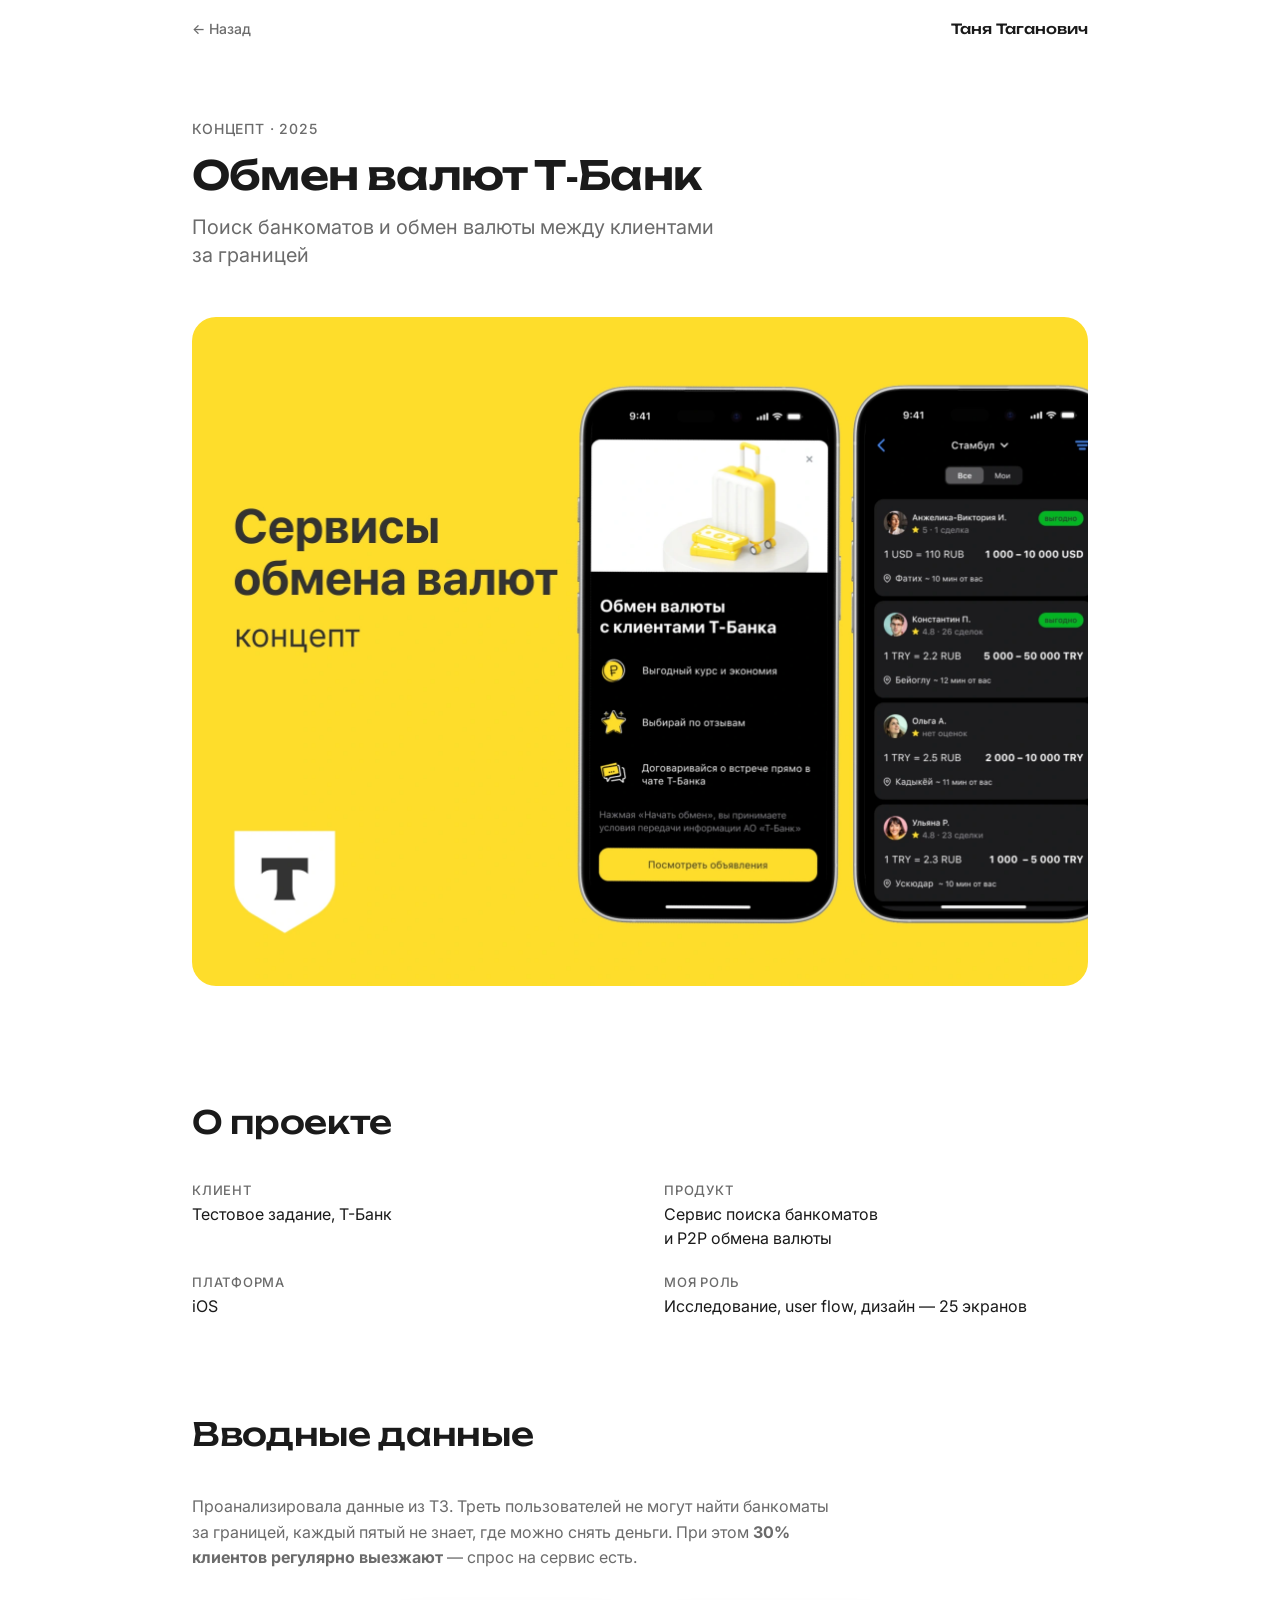
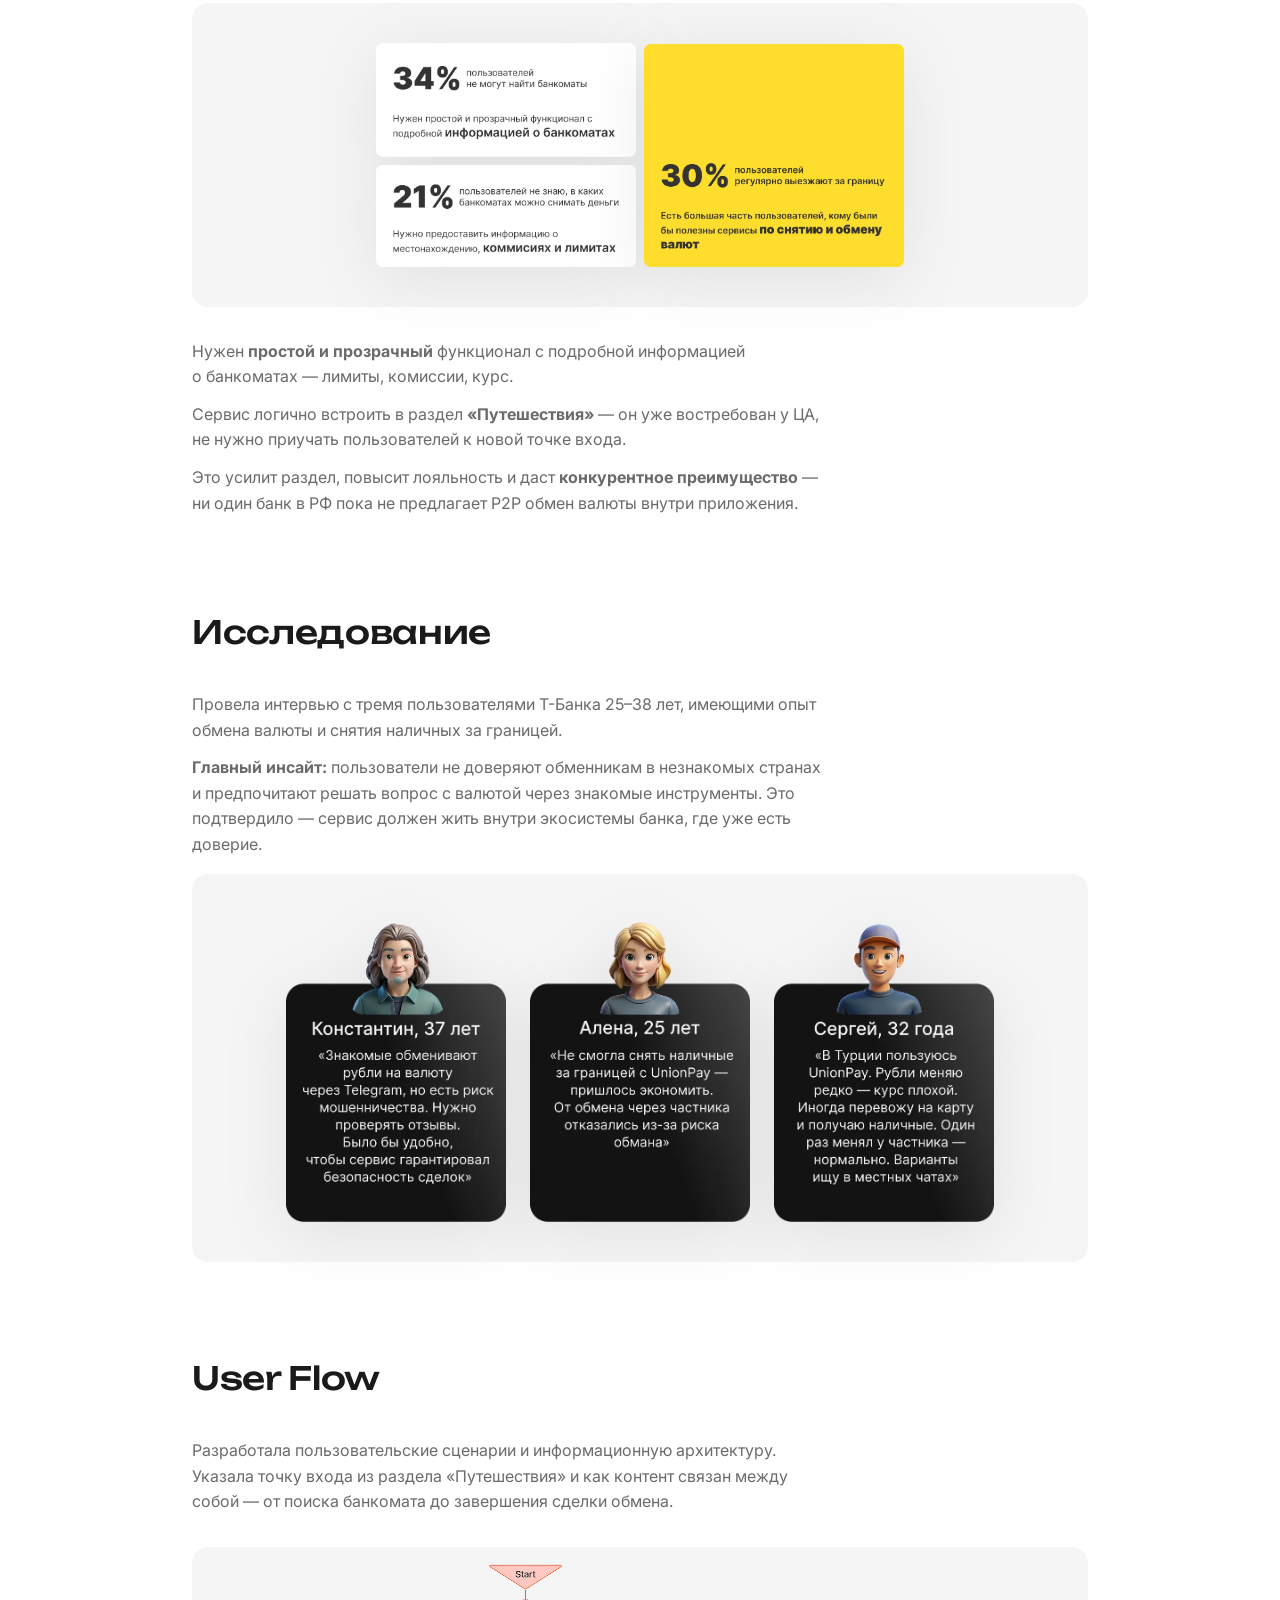
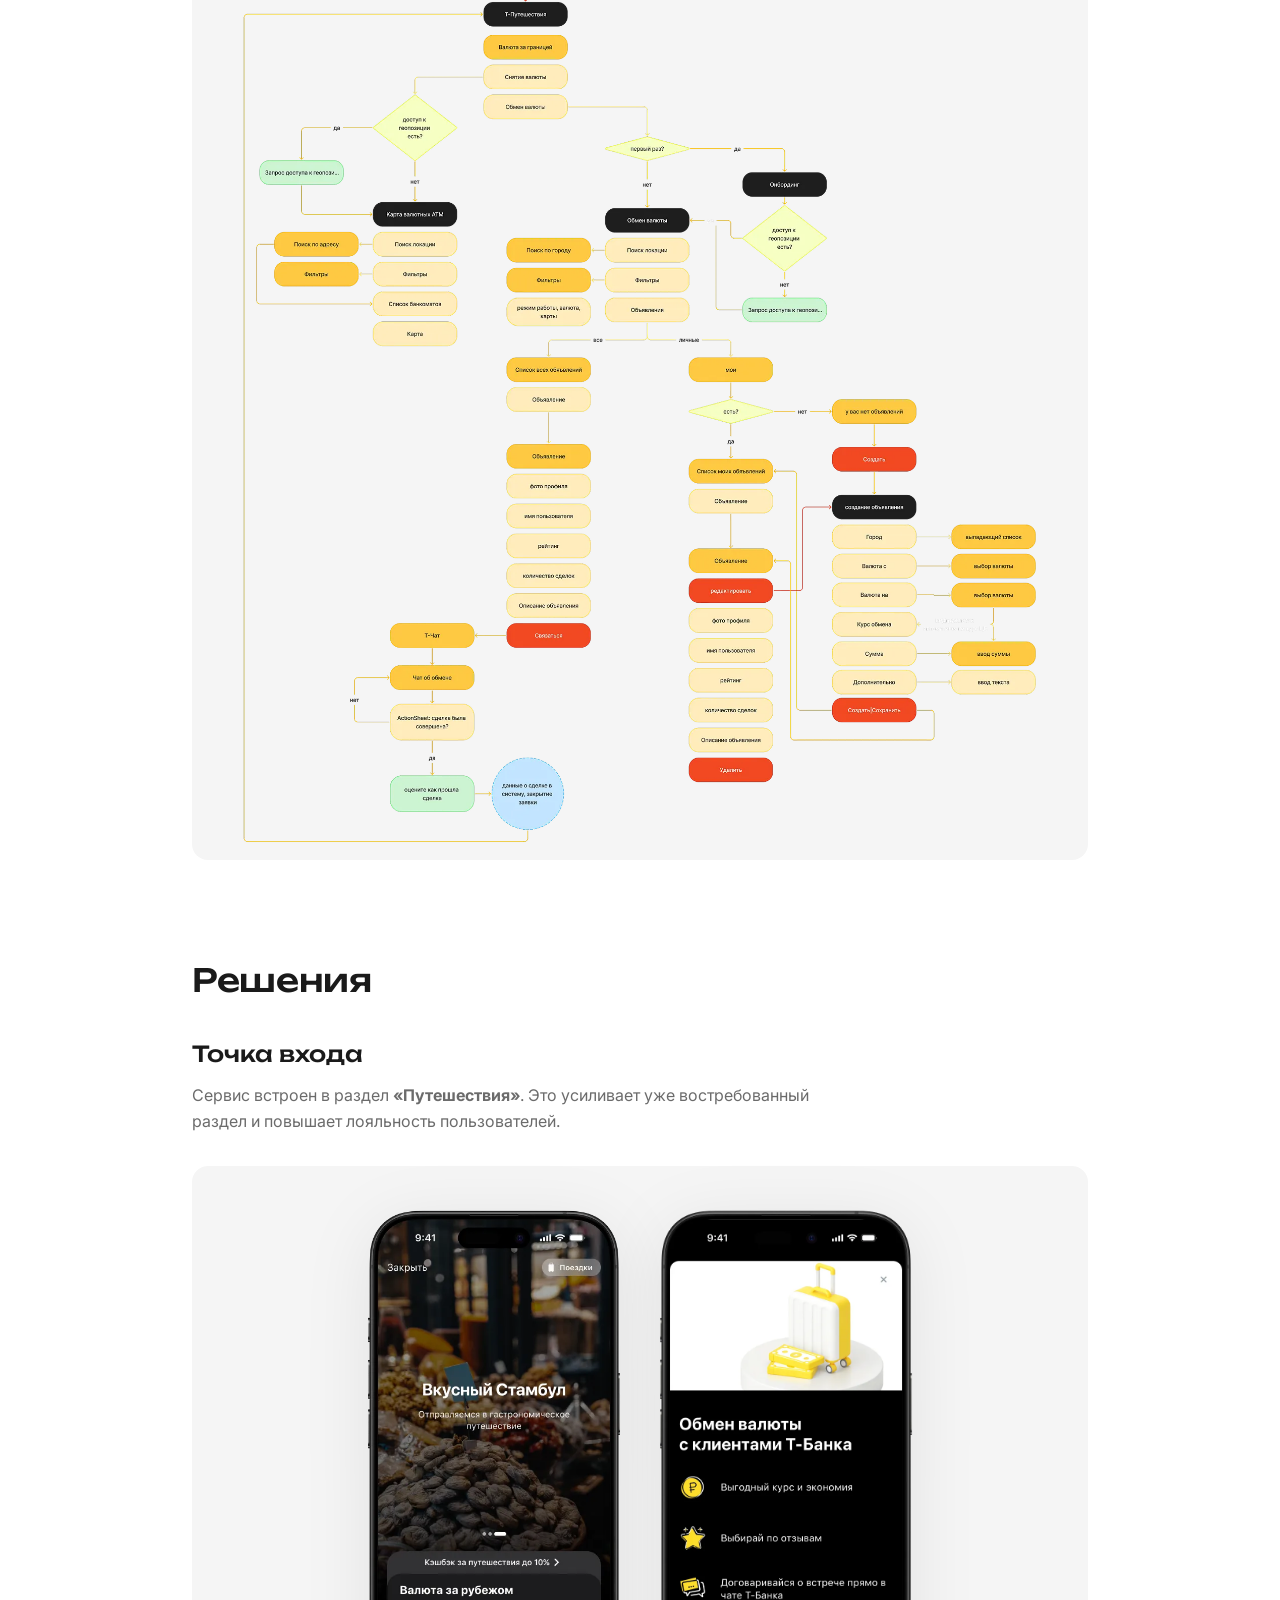
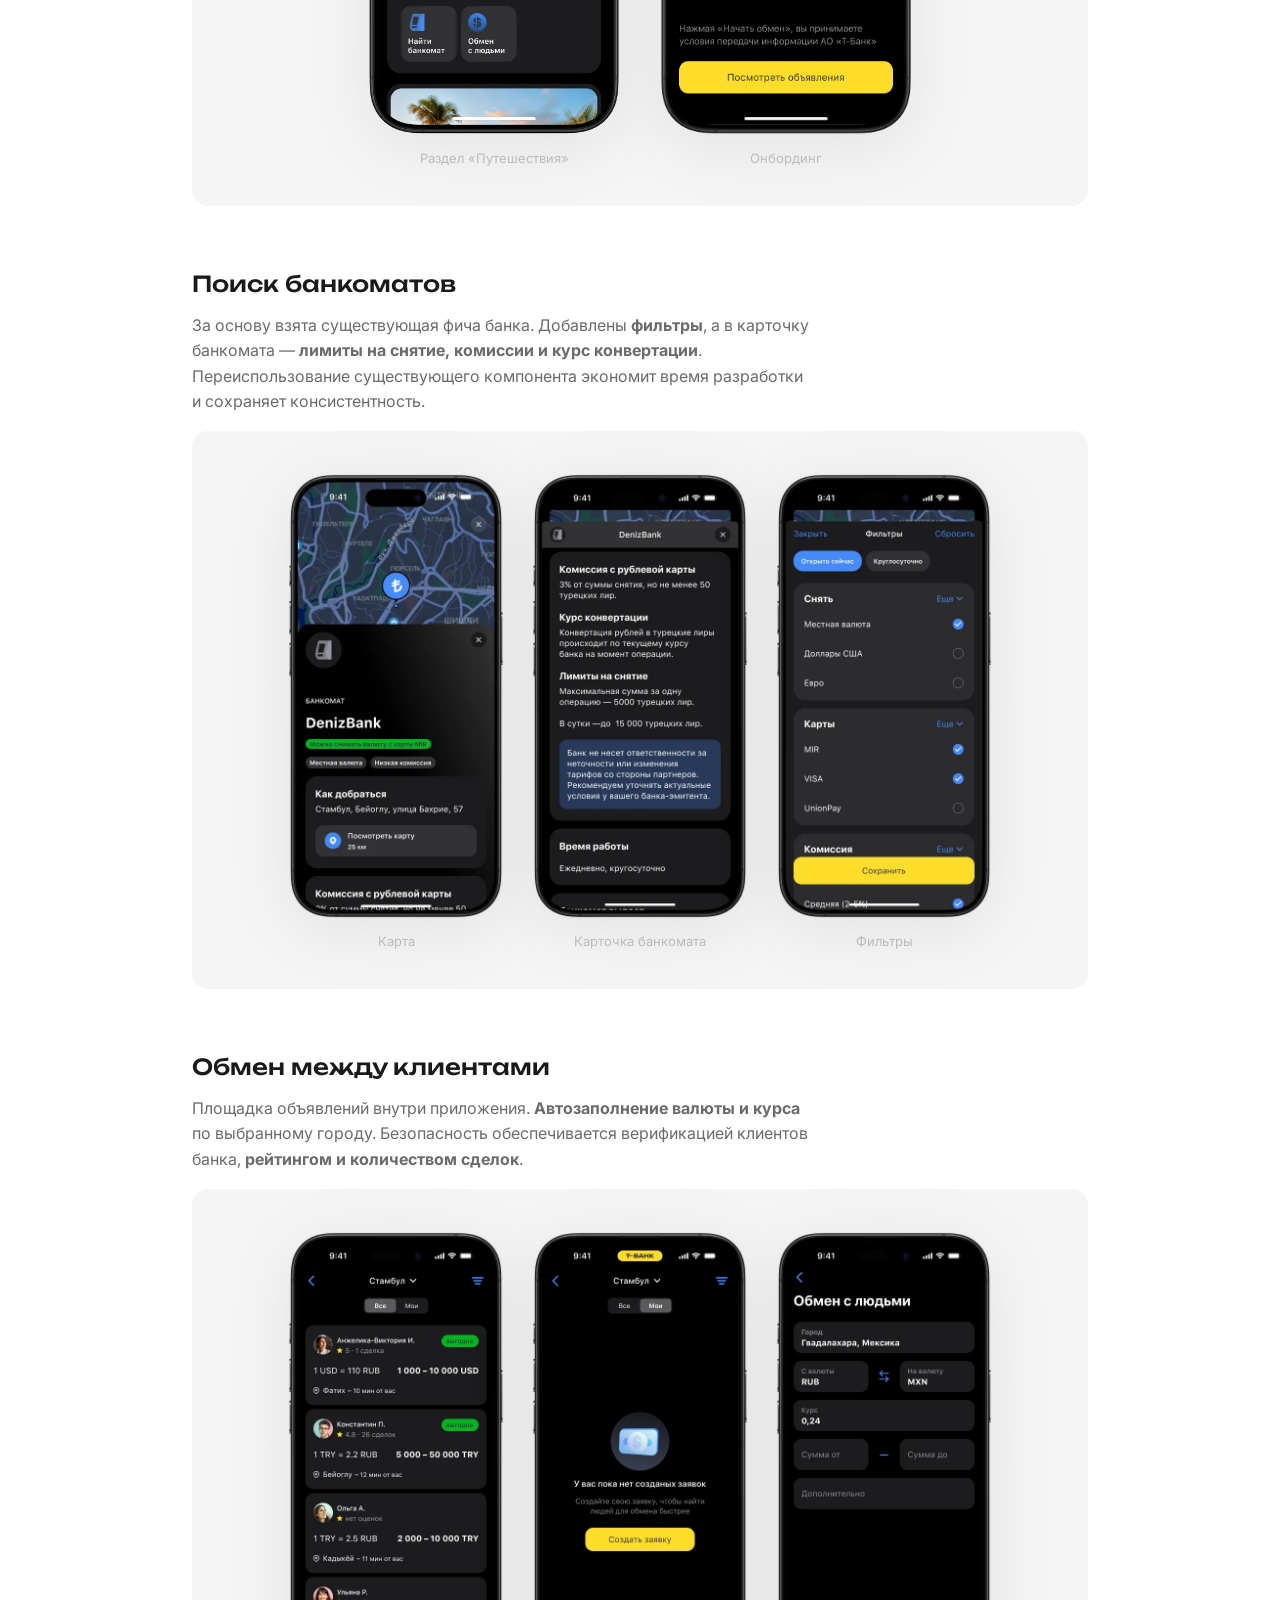
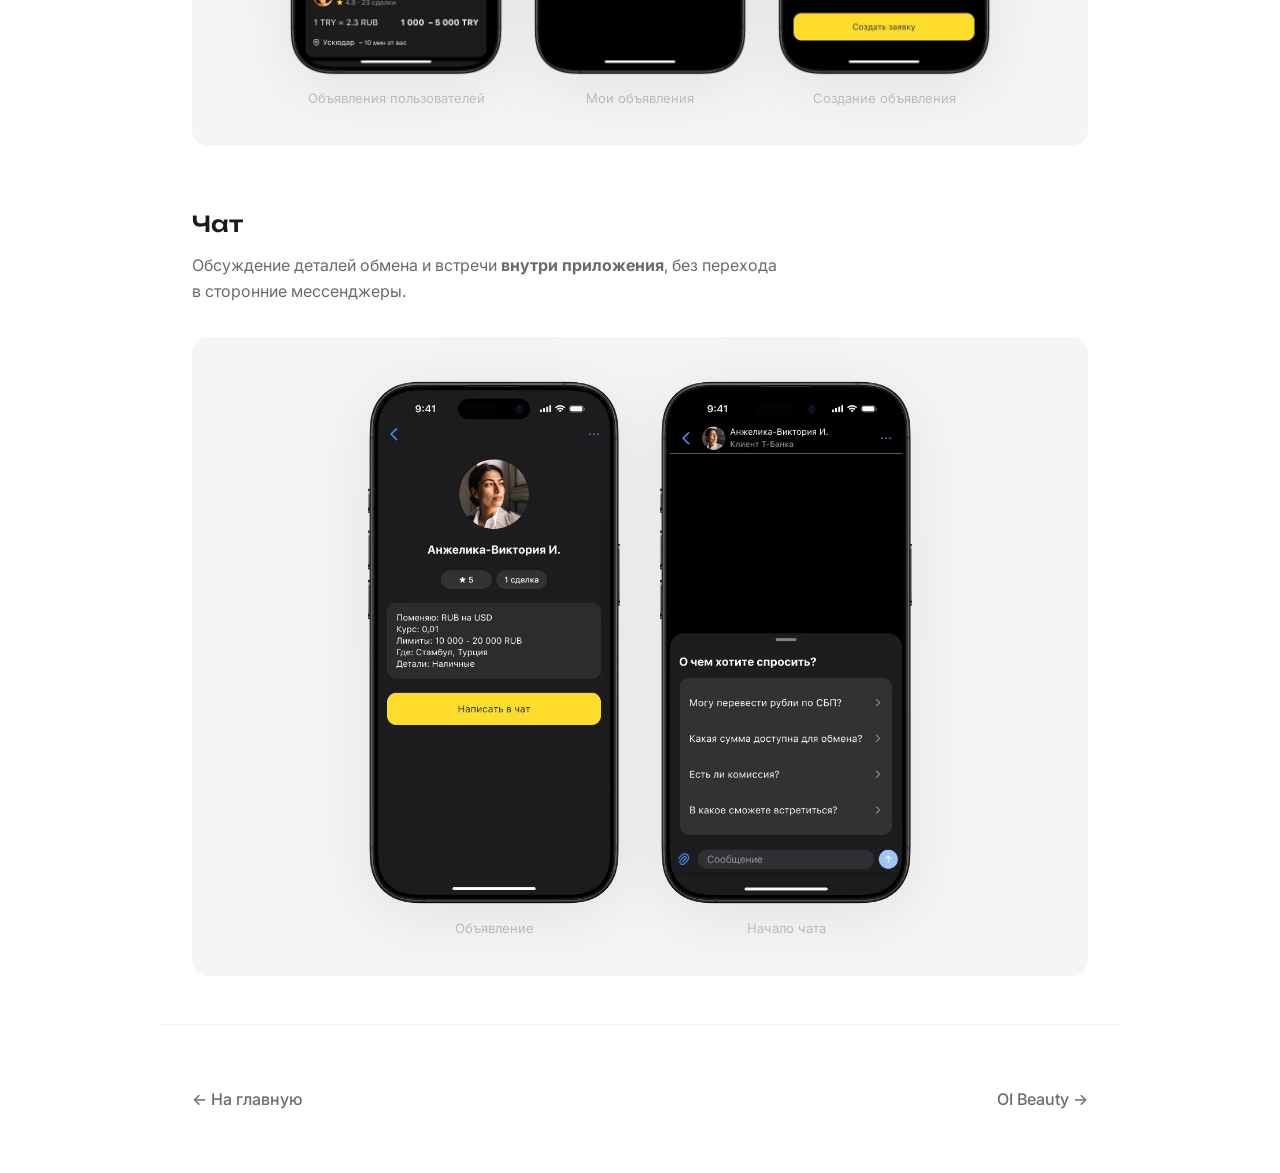
<file: tbank.html>
<!DOCTYPE html>
<html lang="ru">
<head>
  <!-- Yandex.Metrika counter -->
  <script type="text/javascript">
    (function(m,e,t,r,i,k,a){
        m[i]=m[i]||function(){(m[i].a=m[i].a||[]).push(arguments)};
        m[i].l=1*new Date();
        for (var j = 0; j < document.scripts.length; j++) {if (document.scripts[j].src === r) { return; }}
        k=e.createElement(t),a=e.getElementsByTagName(t)[0],k.async=1,k.src=r,a.parentNode.insertBefore(k,a)
    })(window, document,'script','https://mc.webvisor.org/metrika/tag_ww.js?id=107710965', 'ym');
    ym(107710965, 'init', {ssr:true, webvisor:true, trackHash:true, clickmap:true, ecommerce:"dataLayer", referrer: document.referrer, url: location.href, accurateTrackBounce:true, trackLinks:true});
  </script>
  <noscript><div><img src="https://mc.yandex.ru/watch/107710965" style="position:absolute; left:-9999px;" alt="" /></div></noscript>
  <!-- /Yandex.Metrika counter -->
  <meta charset="UTF-8">
  <meta name="viewport" content="width=device-width, initial-scale=1.0">
  <title>Обмен валют Т-Банк — Кейс</title>
  <link rel="preconnect" href="https://fonts.googleapis.com">
  <link rel="preconnect" href="https://fonts.gstatic.com" crossorigin>
  <link href="https://fonts.googleapis.com/css2?family=Inter:wght@400;500;600&family=Unbounded:wght@400;500;600;700&display=swap" rel="stylesheet">
  <link rel="stylesheet" href="case.css">
</head>
<body>

  <!-- Header -->
  <header class="case-header">
    <a href="index.html" class="case-back">← Назад</a>
    <span class="case-header-name">Таня Таганович</span>
  </header>

  <!-- Hero -->
  <section class="case-hero">
    <p class="case-label">Концепт · 2025</p>
    <h1 class="case-title">Обмен валют Т&#8209;Банк</h1>
    <p class="case-subtitle">Поиск банкоматов и&nbsp;обмен валюты между клиентами за&nbsp;границей</p>
  </section>

  <!-- Cover -->
  <div class="case-cover">
    <img src="assets/tbank/2.webp" alt="Сервисы обмена валют — концепт" class="case-cover-desktop">
    <div class="case-cover-duo">
      <figure class="case-captioned"><img src="assets/tbank/t1.webp" alt="Точка входа в сервис"><figcaption>Точка входа</figcaption></figure>
      <figure class="case-captioned"><img src="assets/tbank/t2.webp" alt="Лента объявлений"><figcaption>Объявления</figcaption></figure>
    </div>
  </div>

  <!-- About -->
  <section class="case-section">
    <h2 class="case-section-title">О проекте</h2>
    <div class="case-meta-grid">
      <div class="case-meta-item">
        <span class="case-meta-label">Клиент</span>
        <span class="case-meta-value">Тестовое задание, Т-Банк</span>
      </div>
      <div class="case-meta-item">
        <span class="case-meta-label">Продукт</span>
        <span class="case-meta-value">Сервис поиска банкоматов<br>и&nbsp;P2P обмена валюты</span>
      </div>
      <div class="case-meta-item">
        <span class="case-meta-label">Платформа</span>
        <span class="case-meta-value">iOS</span>
      </div>
      <div class="case-meta-item">
        <span class="case-meta-label">Моя роль</span>
        <span class="case-meta-value">Исследование, user&nbsp;flow, дизайн — 25&nbsp;экранов</span>
      </div>
    </div>
  </section>

  <!-- Data -->
  <section class="case-section">
    <h2 class="case-section-title">Вводные данные</h2>
    <div class="case-block">
      <p class="case-block-desc">Проанализировала данные из&nbsp;ТЗ. Треть пользователей не&nbsp;могут найти банкоматы за&nbsp;границей, каждый пятый не&nbsp;знает, где можно снять деньги. При этом <strong>30% клиентов регулярно выезжают</strong>&nbsp;— спрос на&nbsp;сервис есть.</p>
      <div class="case-block-media case-media-duo" style="gap: 8px;">
        <img src="assets/tbank/t6.webp" alt="Статистика по банкоматам">
        <img src="assets/tbank/t7.webp" alt="Статистика по выезду за границу">
      </div>
      <p class="case-block-desc" style="margin-top: 32px;">Нужен <strong>простой и&nbsp;прозрачный</strong> функционал с&nbsp;подробной информацией о&nbsp;банкоматах&nbsp;— лимиты, комиссии, курс.</p>
      <p class="case-block-desc">Сервис логично встроить в&nbsp;раздел <strong>«Путешествия»</strong>&nbsp;— он&nbsp;уже востребован у&nbsp;ЦА, не&nbsp;нужно приучать пользователей к&nbsp;новой точке входа.</p>
      <p class="case-block-desc">Это усилит раздел, повысит лояльность и&nbsp;даст <strong>конкурентное преимущество</strong>&nbsp;— ни&nbsp;один банк в&nbsp;РФ пока не&nbsp;предлагает P2P обмен валюты внутри приложения.</p>
    </div>
  </section>

  <!-- Insight -->
  <section class="case-section">
    <h2 class="case-section-title">Исследование</h2>

    <div class="case-block">
      <p class="case-block-desc">Провела интервью с&nbsp;тремя пользователями Т-Банка 25–38&nbsp;лет, имеющими опыт обмена валюты и&nbsp;снятия наличных за&nbsp;границей.</p>
      <p class="case-block-desc"><strong>Главный инсайт:</strong> пользователи не&nbsp;доверяют обменникам в&nbsp;незнакомых странах и&nbsp;предпочитают решать вопрос с&nbsp;валютой через знакомые инструменты. Это подтвердило&nbsp;— сервис должен жить внутри экосистемы банка, где уже есть доверие.</p>
      <div class="case-block-media case-media-trio">
        <img src="assets/tbank/t3.webp" alt="Константин, 37 лет">
        <img src="assets/tbank/t4.webp" alt="Алена, 25 лет">
        <img src="assets/tbank/t5.webp" alt="Сергей, 32 года">
      </div>
    </div>
  </section>

  <!-- User Flow -->
  <section class="case-section">
    <h2 class="case-section-title">User Flow</h2>
    <div class="case-block">
      <p class="case-block-desc">Разработала пользовательские сценарии и&nbsp;информационную архитектуру. Указала точку входа из&nbsp;раздела «Путешествия» и&nbsp;как контент связан между собой&nbsp;— от&nbsp;поиска банкомата до&nbsp;завершения сделки обмена.</p>
      <div class="case-full-media">
        <img src="assets/tbank/t17.webp" alt="User Flow" style="border-radius: 16px;">
      </div>
    </div>
  </section>

  <!-- Solutions -->
  <section class="case-section">
    <h2 class="case-section-title">Решения</h2>

    <!-- Entry point -->
    <div class="case-block">
      <div class="case-block-text">
        <h3 class="case-block-heading">Точка входа</h3>
        <p class="case-block-desc">Сервис встроен в&nbsp;раздел <strong>«Путешествия»</strong>. Это усиливает уже востребованный раздел и&nbsp;повышает лояльность пользователей.</p>
      </div>
      <div class="case-block-media case-media-duo">
        <figure class="case-captioned"><img src="assets/tbank/t8.webp" alt="Раздел Путешествия"><figcaption>Раздел «Путешествия»</figcaption></figure>
        <figure class="case-captioned"><img src="assets/tbank/t1.webp" alt="Онбординг сервиса"><figcaption>Онбординг</figcaption></figure>
      </div>
    </div>

    <!-- ATMs -->
    <div class="case-block">
      <div class="case-block-text">
        <h3 class="case-block-heading">Поиск банкоматов</h3>
        <p class="case-block-desc">За&nbsp;основу взята существующая фича банка. Добавлены <strong>фильтры</strong>, а&nbsp;в&nbsp;карточку банкомата&nbsp;— <strong>лимиты на&nbsp;снятие, комиссии и&nbsp;курс конвертации</strong>. Переиспользование существующего компонента экономит время разработки и&nbsp;сохраняет консистентность.</p>
      </div>
      <div class="case-block-media case-media-trio">
        <figure class="case-captioned"><img src="assets/tbank/t9.webp" alt="Карта банкоматов"><figcaption>Карта</figcaption></figure>
        <figure class="case-captioned"><img src="assets/tbank/t11.webp" alt="Карточка банкомата"><figcaption>Карточка банкомата</figcaption></figure>
        <figure class="case-captioned"><img src="assets/tbank/t10.webp" alt="Фильтры"><figcaption>Фильтры</figcaption></figure>
      </div>
    </div>

    <!-- Exchange -->
    <div class="case-block">
      <div class="case-block-text">
        <h3 class="case-block-heading">Обмен между клиентами</h3>
        <p class="case-block-desc">Площадка объявлений внутри приложения. <strong>Автозаполнение валюты и&nbsp;курса</strong> по&nbsp;выбранному городу. Безопасность обеспечивается верификацией клиентов банка, <strong>рейтингом и&nbsp;количеством сделок</strong>.</p>
      </div>
      <div class="case-block-media case-media-trio">
        <figure class="case-captioned"><img src="assets/tbank/t13.webp" alt="Объявления пользователей"><figcaption>Объявления пользователей</figcaption></figure>
        <figure class="case-captioned"><img src="assets/tbank/t14.webp" alt="Мои объявления"><figcaption>Мои объявления</figcaption></figure>
        <figure class="case-captioned"><img src="assets/tbank/t12.webp" alt="Создание объявления"><figcaption>Создание объявления</figcaption></figure>
      </div>
    </div>

    <!-- Chat -->
    <div class="case-block">
      <div class="case-block-text">
        <h3 class="case-block-heading">Чат</h3>
        <p class="case-block-desc">Обсуждение деталей обмена и&nbsp;встречи <strong>внутри приложения</strong>, без&nbsp;перехода в&nbsp;сторонние мессенджеры.</p>
      </div>
      <div class="case-block-media case-media-duo">
        <figure class="case-captioned"><img src="assets/tbank/t15.webp" alt="Профиль пользователя"><figcaption>Объявление</figcaption></figure>
        <figure class="case-captioned"><img src="assets/tbank/t16.webp" alt="Начало чата"><figcaption>Начало чата</figcaption></figure>
      </div>
    </div>
  </section>

  <!-- Navigation -->
  <nav class="case-nav">
    <a href="index.html" class="case-nav-link">← На главную</a>
    <a href="beauty.html" class="case-nav-link">OI Beauty →</a>
  </nav>

  <script>
    /* Restore opacity on back/forward navigation */
    window.addEventListener('pageshow', () => {
      document.body.style.opacity = '';
      document.body.style.transition = '';
    });

    /* Scroll-triggered reveal for blocks */
    const revealElements = document.querySelectorAll('.case-block, .case-full-media');

    const revealObserver = new IntersectionObserver((entries) => {
      entries.forEach((entry, i) => {
        if (entry.isIntersecting) {
          setTimeout(() => {
            entry.target.classList.add('visible');
          }, i * 80);
          revealObserver.unobserve(entry.target);
        }
      });
    }, { threshold: 0.15 });

    revealElements.forEach(el => revealObserver.observe(el));

    /* Mobile sliders: one mockup per slide, swipeable */
    function buildSliders() {
      const isMobile = window.matchMedia('(max-width: 768px)').matches;

      document.querySelectorAll('.case-slider, .slide-dots').forEach(el => el.remove());

      if (!isMobile) return;

      document.querySelectorAll('.case-media-duo, .case-media-trio, .case-cover-duo').forEach(original => {
        const figures = original.querySelectorAll('.case-captioned');
        const imgs = original.querySelectorAll('img');
        const items = figures.length ? figures : imgs;
        if (items.length < 2) return;

        const slider = document.createElement('div');
        slider.className = 'case-slider';

        const track = document.createElement('div');
        track.className = 'case-slider-track';

        items.forEach(item => {
          const slide = document.createElement('div');
          slide.className = 'case-slider-slide';
          slide.appendChild(item.cloneNode(true));
          track.appendChild(slide);
        });

        slider.appendChild(track);

        const dots = document.createElement('div');
        dots.className = 'slide-dots';
        items.forEach((_, i) => {
          const dot = document.createElement('span');
          dot.className = 'slide-dot' + (i === 0 ? ' active' : '');
          dots.appendChild(dot);
        });

        original.parentNode.insertBefore(slider, original);
        original.parentNode.insertBefore(dots, original);

        track.addEventListener('scroll', () => {
          const index = Math.round(track.scrollLeft / track.offsetWidth);
          dots.querySelectorAll('.slide-dot').forEach((d, i) => {
            d.classList.toggle('active', i === index);
          });
        }, { passive: true });
      });
    }

    buildSliders();
    window.matchMedia('(max-width: 768px)').addEventListener('change', buildSliders);

    /* Back button fade-out transition */
    document.querySelectorAll('.case-back, .case-nav-link').forEach(link => {
      link.addEventListener('click', (e) => {
        const href = link.getAttribute('href');
        if (!href || href === '#') return;

        e.preventDefault();
        document.body.style.transition = 'opacity 0.3s ease';
        document.body.style.opacity = '0';

        setTimeout(() => {
          window.location.href = href;
        }, 300);
      });
    });
  </script>
</body>
</html>
</file>
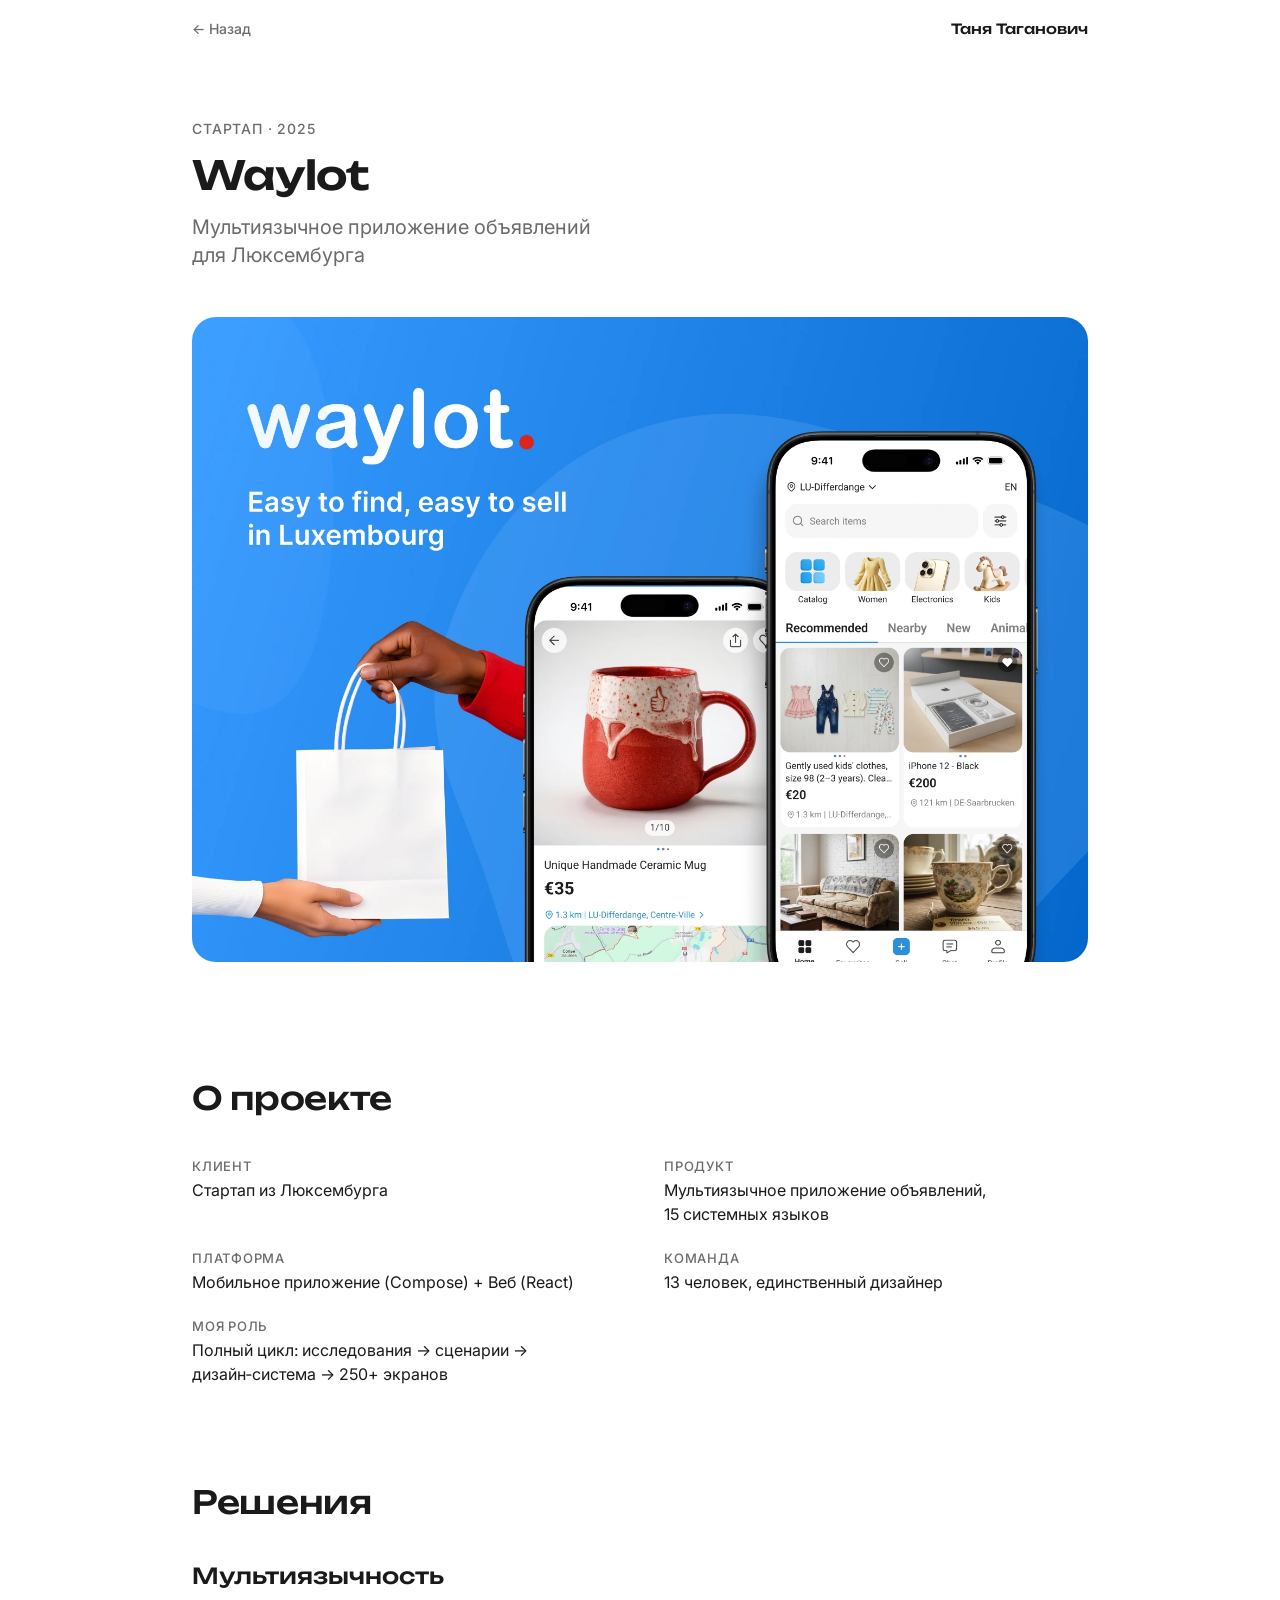
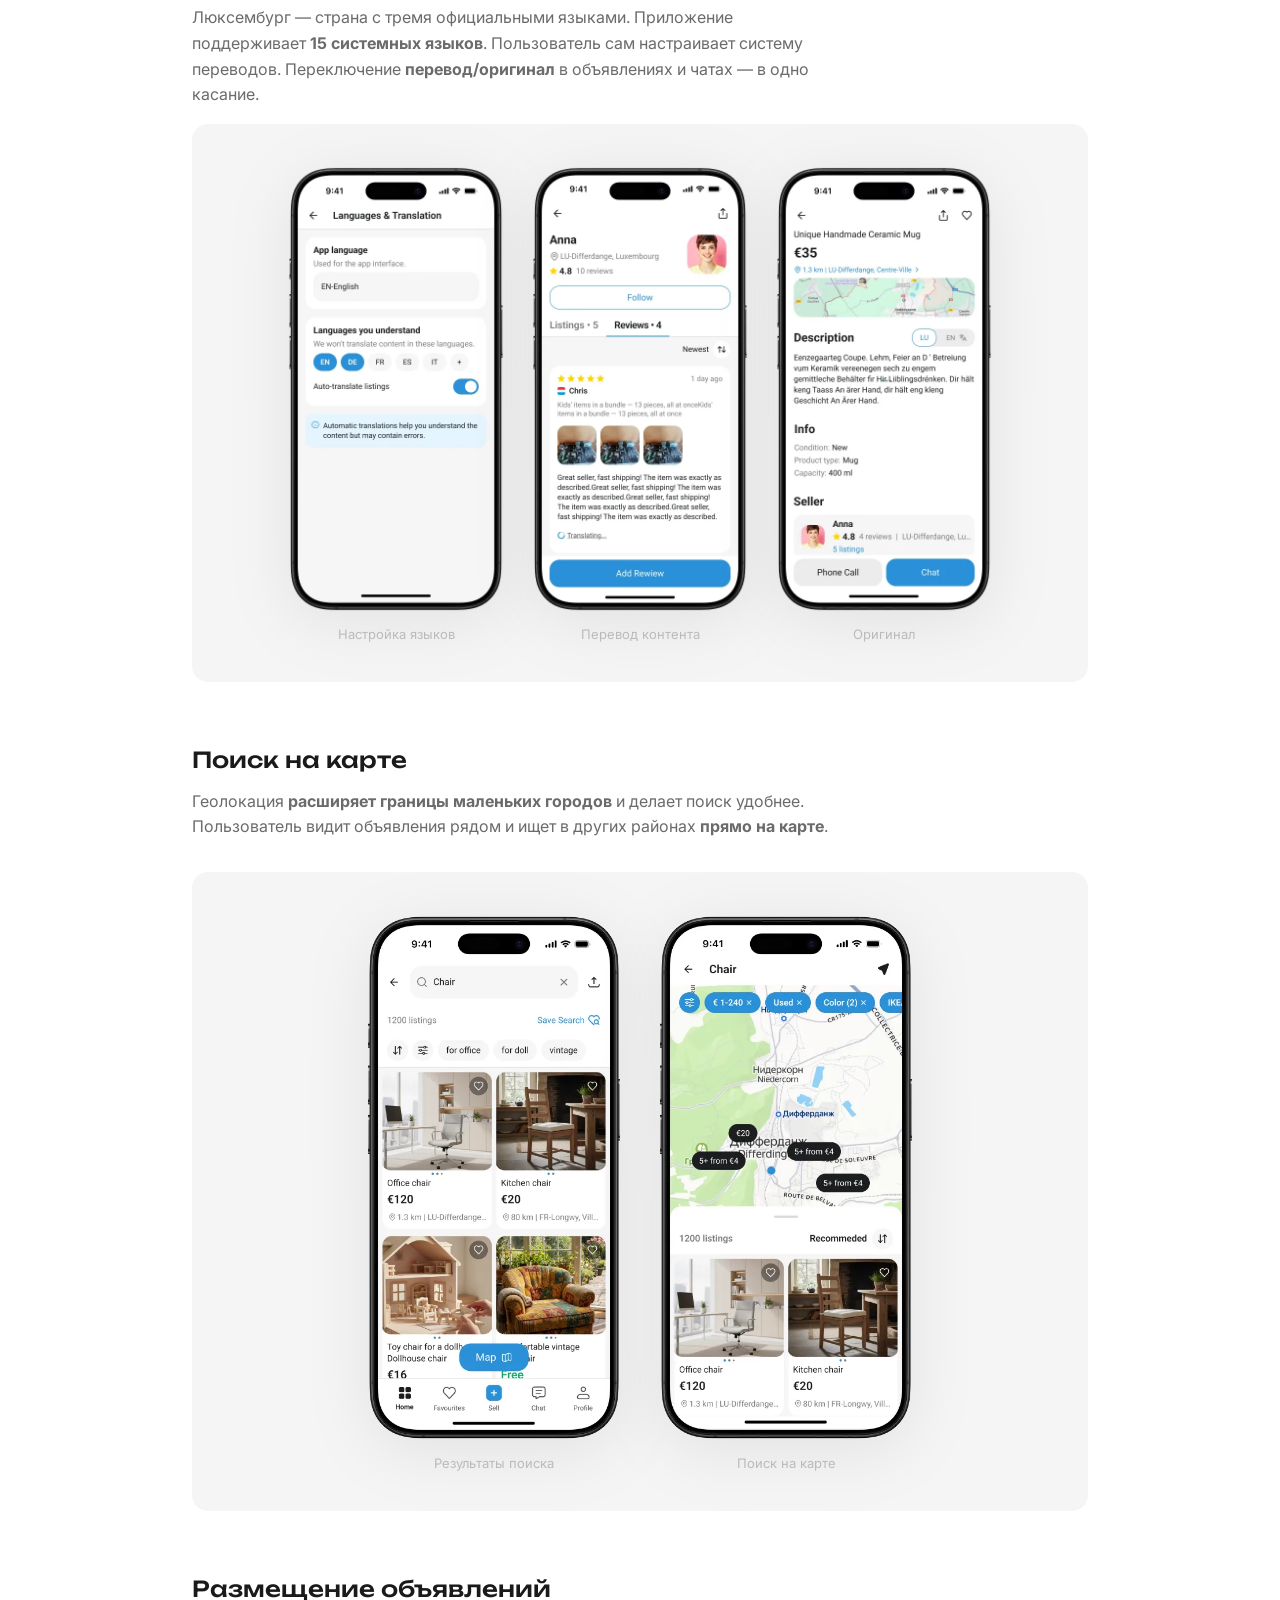
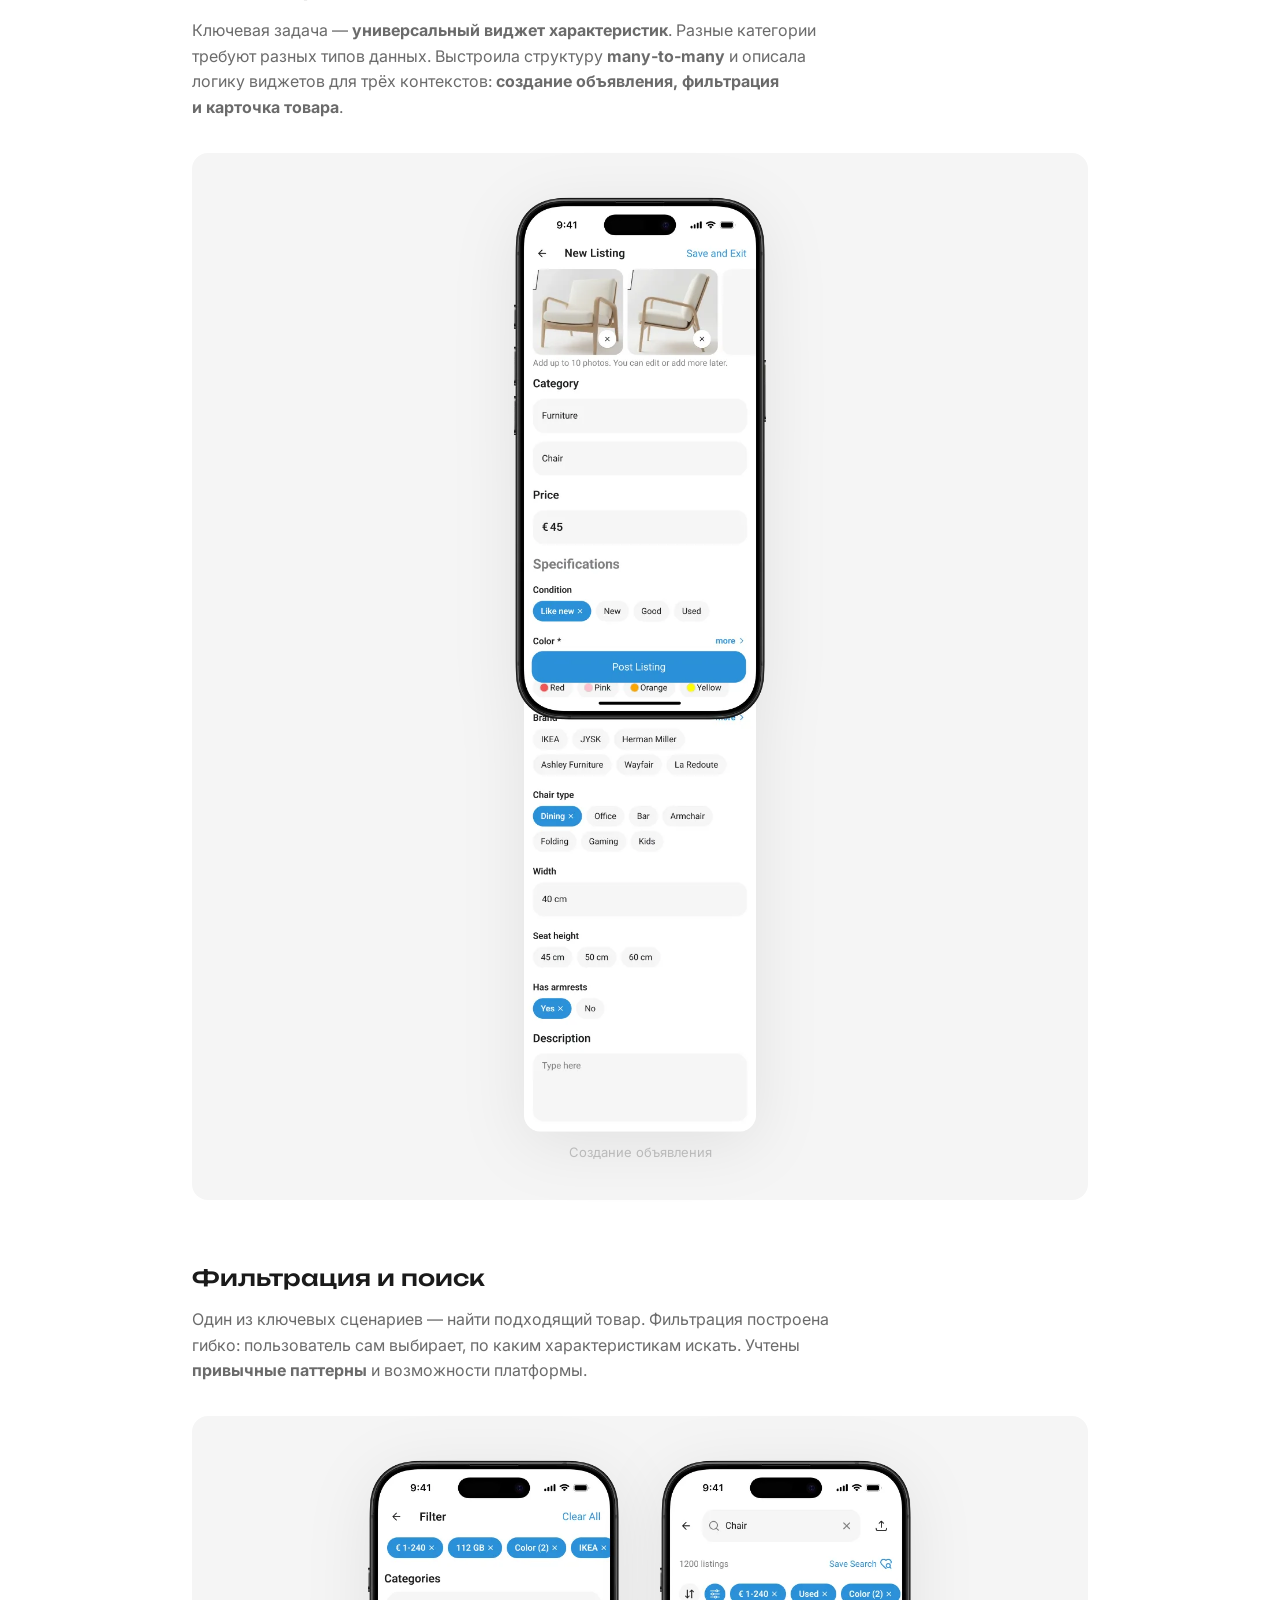
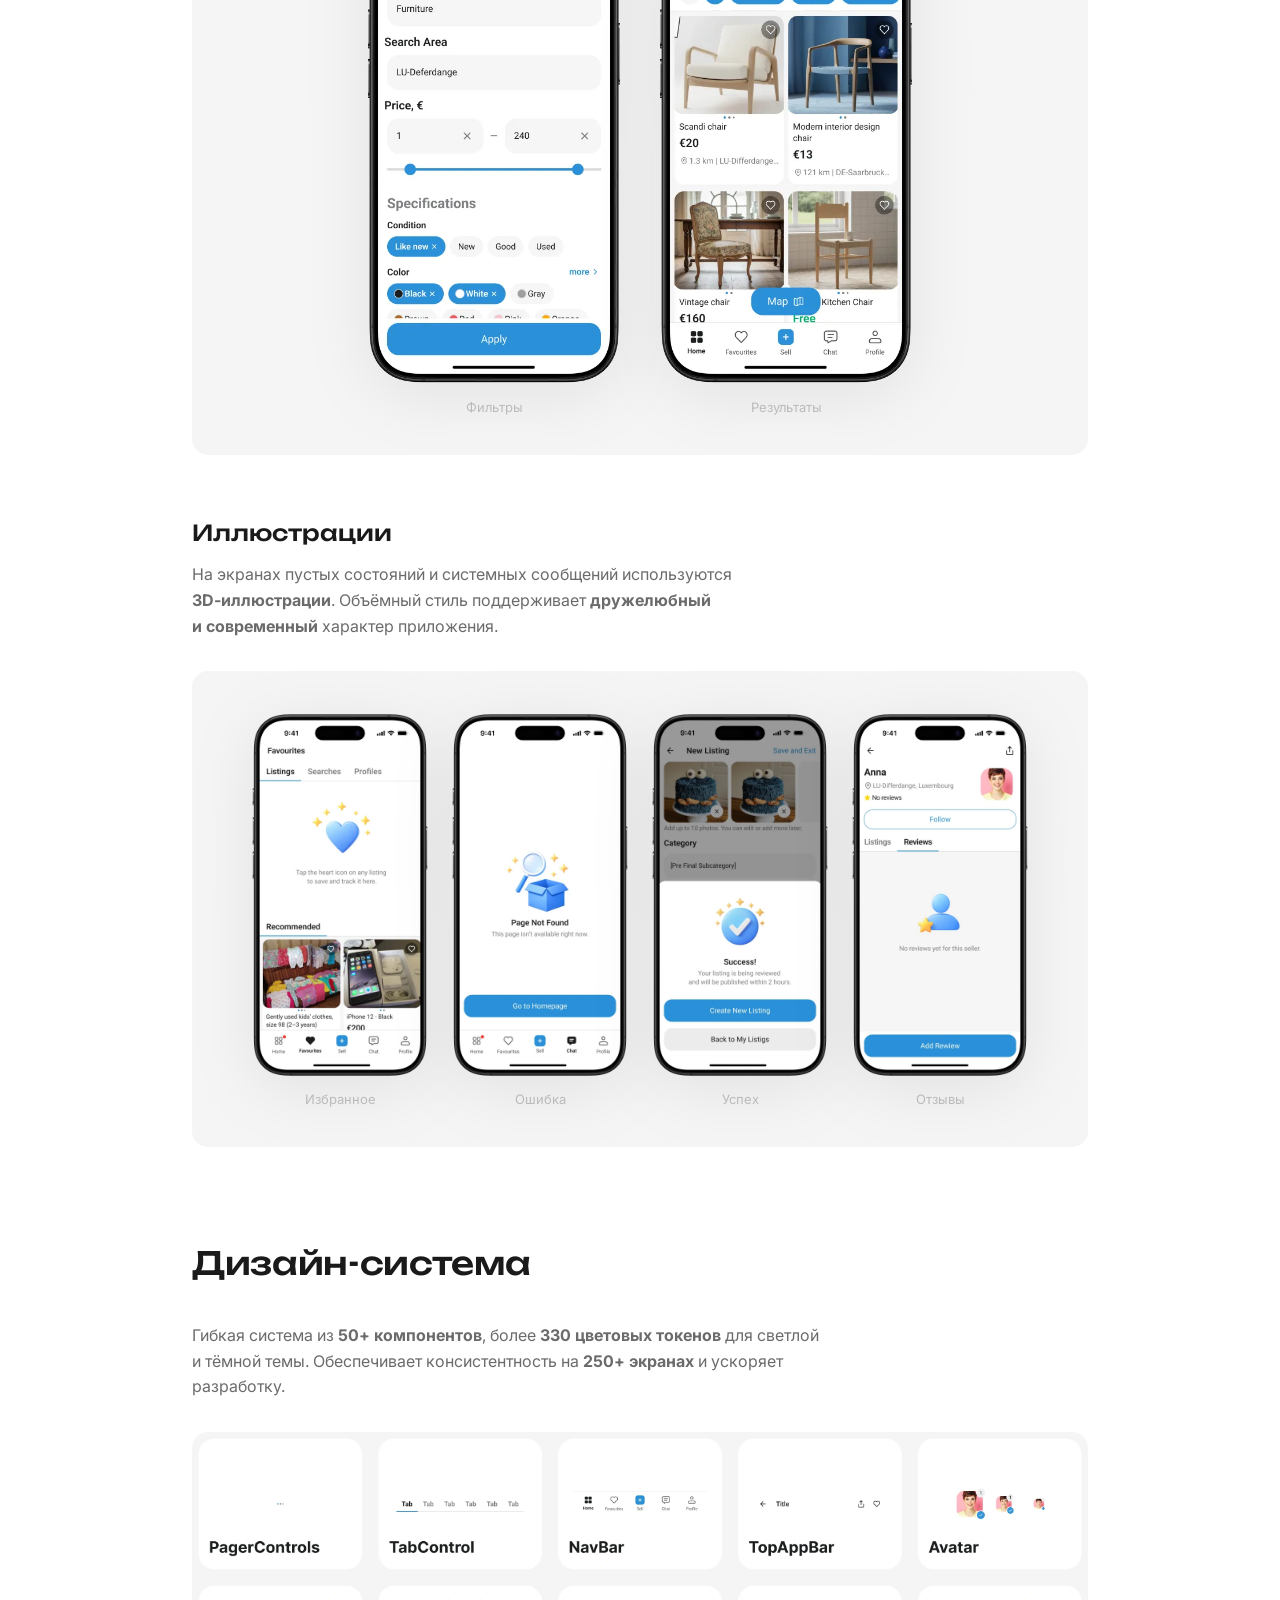
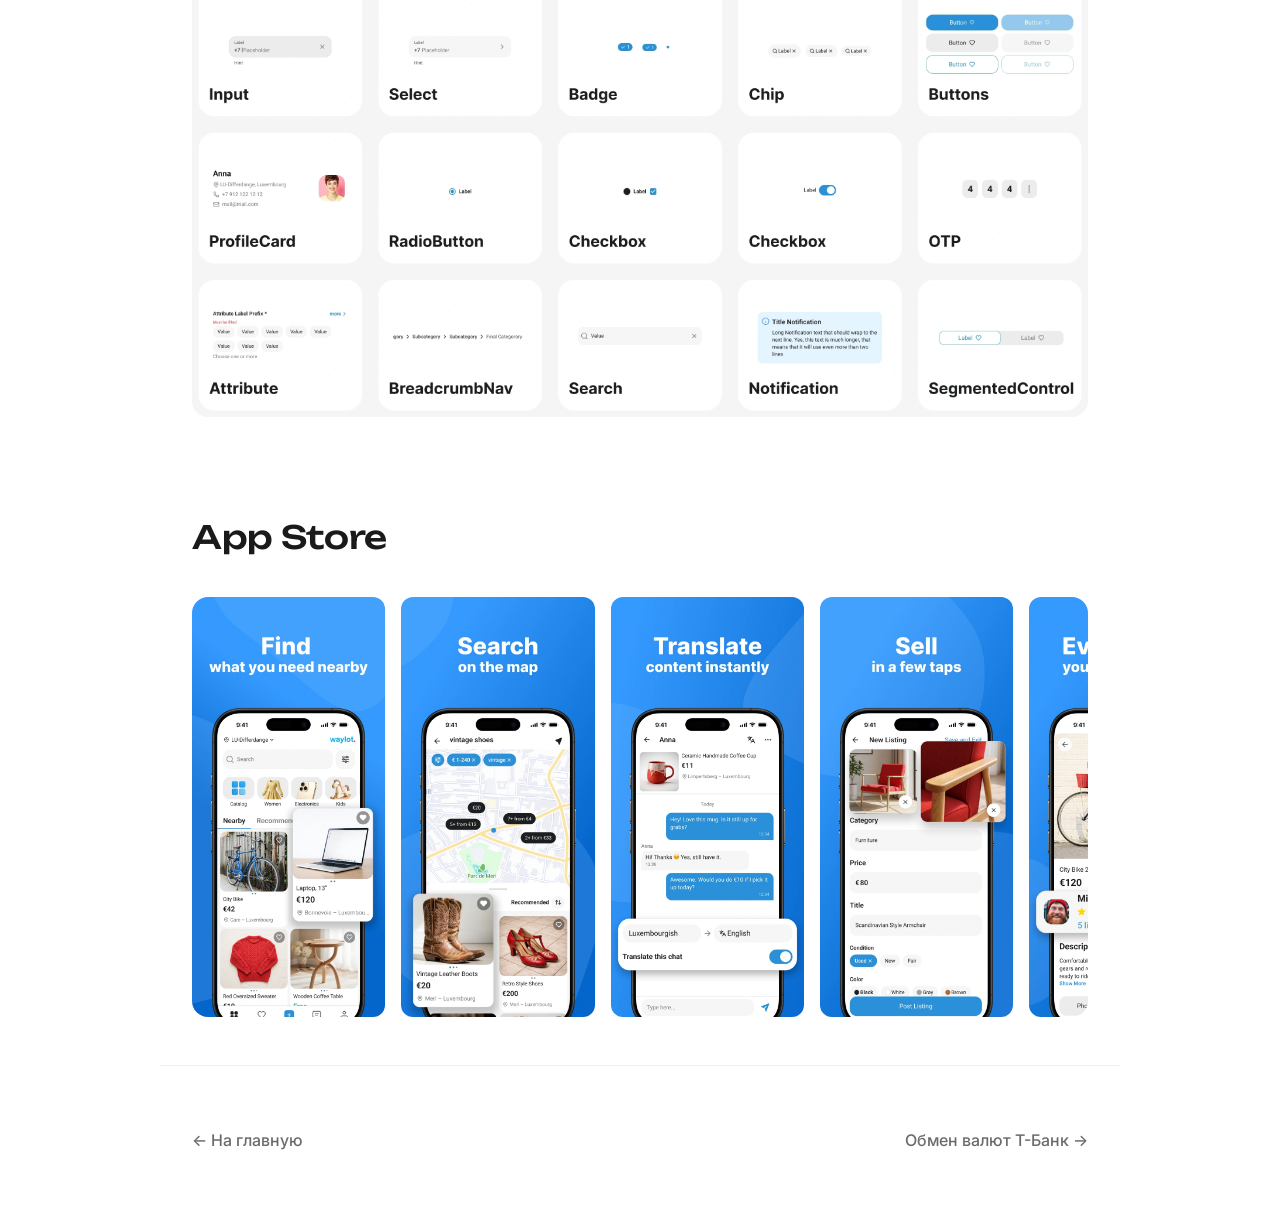
<file: waylot.html>
<!DOCTYPE html>
<html lang="ru">
<head>
  <!-- Yandex.Metrika counter -->
  <script type="text/javascript">
    (function(m,e,t,r,i,k,a){
        m[i]=m[i]||function(){(m[i].a=m[i].a||[]).push(arguments)};
        m[i].l=1*new Date();
        for (var j = 0; j < document.scripts.length; j++) {if (document.scripts[j].src === r) { return; }}
        k=e.createElement(t),a=e.getElementsByTagName(t)[0],k.async=1,k.src=r,a.parentNode.insertBefore(k,a)
    })(window, document,'script','https://mc.webvisor.org/metrika/tag_ww.js?id=107710965', 'ym');
    ym(107710965, 'init', {ssr:true, webvisor:true, trackHash:true, clickmap:true, ecommerce:"dataLayer", referrer: document.referrer, url: location.href, accurateTrackBounce:true, trackLinks:true});
  </script>
  <noscript><div><img src="https://mc.yandex.ru/watch/107710965" style="position:absolute; left:-9999px;" alt="" /></div></noscript>
  <!-- /Yandex.Metrika counter -->
  <meta charset="UTF-8">
  <meta name="viewport" content="width=device-width, initial-scale=1.0">
  <title>Waylot — Кейс</title>
  <link rel="preconnect" href="https://fonts.googleapis.com">
  <link rel="preconnect" href="https://fonts.gstatic.com" crossorigin>
  <link href="https://fonts.googleapis.com/css2?family=Inter:wght@400;500;600&family=Unbounded:wght@400;500;600;700&display=swap" rel="stylesheet">
  <link rel="stylesheet" href="case.css">
</head>
<body>

  <!-- Header -->
  <header class="case-header">
    <a href="index.html" class="case-back">← Назад</a>
    <span class="case-header-name">Таня Таганович</span>
  </header>

  <!-- Hero -->
  <section class="case-hero">
    <p class="case-label">Стартап · 2025</p>
    <h1 class="case-title">Waylot</h1>
    <p class="case-subtitle">Мультиязычное приложение объявлений для&nbsp;Люксембурга</p>
  </section>

  <!-- Cover -->
  <div class="case-cover">
    <img src="assets/wlt/3.webp" alt="Waylot — Easy to find, easy to sell in Luxembourg" class="case-cover-desktop">
    <div class="case-cover-duo">
      <figure class="case-captioned"><img src="assets/wlt/wlt2.webp" alt="Waylot — главная"><figcaption>Главная</figcaption></figure>
      <figure class="case-captioned"><img src="assets/wlt/wlt1.webp" alt="Waylot — объявление"><figcaption>Объявление</figcaption></figure>
    </div>
  </div>

  <!-- About -->
  <section class="case-section">
    <h2 class="case-section-title">О проекте</h2>
    <div class="case-meta-grid">
      <div class="case-meta-item">
        <span class="case-meta-label">Клиент</span>
        <span class="case-meta-value">Стартап из&nbsp;Люксембурга</span>
      </div>
      <div class="case-meta-item">
        <span class="case-meta-label">Продукт</span>
        <span class="case-meta-value">Мультиязычное приложение объявлений,<br>15&nbsp;системных языков</span>
      </div>
      <div class="case-meta-item">
        <span class="case-meta-label">Платформа</span>
        <span class="case-meta-value">Мобильное приложение (Compose) + Веб (React)</span>
      </div>
      <div class="case-meta-item">
        <span class="case-meta-label">Команда</span>
        <span class="case-meta-value">13 человек, единственный дизайнер</span>
      </div>
      <div class="case-meta-item">
        <span class="case-meta-label">Моя роль</span>
        <span class="case-meta-value">Полный цикл: исследования → сценарии → дизайн&#8209;система → 250+&nbsp;экранов</span>
      </div>
    </div>
  </section>

  <!-- Solutions -->
  <section class="case-section">
    <h2 class="case-section-title">Решения</h2>

    <!-- Multilanguage -->
    <div class="case-block">
      <div class="case-block-text">
        <h3 class="case-block-heading">Мультиязычность</h3>
        <p class="case-block-desc">Люксембург&nbsp;— страна с&nbsp;тремя официальными языками. Приложение поддерживает <strong>15&nbsp;системных языков</strong>. Пользователь сам настраивает систему переводов. Переключение <strong>перевод/оригинал</strong> в&nbsp;объявлениях и&nbsp;чатах&nbsp;— в&nbsp;одно касание.</p>
      </div>
      <div class="case-block-media case-media-trio">
        <figure class="case-captioned"><img src="assets/wlt/wlt3.webp" alt="Настройка языков"><figcaption>Настройка языков</figcaption></figure>
        <figure class="case-captioned"><img src="assets/wlt/wlt5.webp" alt="Переведённая версия"><figcaption>Перевод контента</figcaption></figure>
        <figure class="case-captioned"><img src="assets/wlt/wlt4.webp" alt="Описание на люксембургском"><figcaption>Оригинал</figcaption></figure>
      </div>
    </div>

    <!-- Map -->
    <div class="case-block">
      <div class="case-block-text">
        <h3 class="case-block-heading">Поиск на карте</h3>
        <p class="case-block-desc">Геолокация <strong>расширяет границы маленьких городов</strong> и&nbsp;делает поиск удобнее. Пользователь видит объявления рядом и&nbsp;ищет в&nbsp;других районах <strong>прямо на&nbsp;карте</strong>.</p>
      </div>
      <div class="case-block-media case-media-duo">
        <figure class="case-captioned"><img src="assets/wlt/wlt6.webp" alt="Результаты поиска"><figcaption>Результаты поиска</figcaption></figure>
        <figure class="case-captioned"><img src="assets/wlt/wlt7.webp" alt="Поиск на карте"><figcaption>Поиск на карте</figcaption></figure>
      </div>
    </div>

    <!-- Posting -->
    <div class="case-block">
      <div class="case-block-text">
        <h3 class="case-block-heading">Размещение объявлений</h3>
        <p class="case-block-desc">Ключевая задача&nbsp;— <strong>универсальный виджет характеристик</strong>. Разные категории требуют разных типов данных. Выстроила структуру <strong>many&#8209;to&#8209;many</strong> и&nbsp;описала логику виджетов для&nbsp;трёх контекстов: <strong>создание объявления, фильтрация и&nbsp;карточка товара</strong>.</p>
      </div>
      <div class="case-block-media case-media-single">
        <figure class="case-captioned"><img src="assets/wlt/wlt8.webp" alt="Создание объявления"><figcaption>Создание объявления</figcaption></figure>
      </div>
    </div>

    <!-- Filters -->
    <div class="case-block">
      <div class="case-block-text">
        <h3 class="case-block-heading">Фильтрация и поиск</h3>
        <p class="case-block-desc">Один из&nbsp;ключевых сценариев&nbsp;— найти подходящий товар. Фильтрация построена гибко: пользователь сам выбирает, по&nbsp;каким характеристикам искать. Учтены <strong>привычные паттерны</strong> и&nbsp;возможности платформы.</p>
      </div>
      <div class="case-block-media case-media-duo">
        <figure class="case-captioned"><img src="assets/wlt/wlt9.webp" alt="Экран фильтров"><figcaption>Фильтры</figcaption></figure>
        <figure class="case-captioned"><img src="assets/wlt/wlt10.webp" alt="Результаты с фильтрами"><figcaption>Результаты</figcaption></figure>
      </div>
    </div>

    <!-- Illustrations -->
    <div class="case-block">
      <div class="case-block-text">
        <h3 class="case-block-heading">Иллюстрации</h3>
        <p class="case-block-desc">На&nbsp;экранах пустых состояний и&nbsp;системных сообщений используются <strong>3D&#8209;иллюстрации</strong>. Объёмный стиль поддерживает <strong>дружелюбный и&nbsp;современный</strong> характер приложения.</p>
      </div>
      <div class="case-block-media case-media-quad">
        <figure class="case-captioned"><img src="assets/wlt/wlt11.webp" alt="Избранное"><figcaption>Избранное</figcaption></figure>
        <figure class="case-captioned"><img src="assets/wlt/wlt12.webp" alt="Страница не найдена"><figcaption>Ошибка</figcaption></figure>
        <figure class="case-captioned"><img src="assets/wlt/wlt13.webp" alt="Объявление опубликовано"><figcaption>Успех</figcaption></figure>
        <figure class="case-captioned"><img src="assets/wlt/wlt14.webp" alt="Нет отзывов"><figcaption>Отзывы</figcaption></figure>
      </div>
    </div>
  </section>

  <!-- Design System -->
  <section class="case-section">
    <h2 class="case-section-title">Дизайн-система</h2>
    <p class="case-block-desc">Гибкая система из&nbsp;<strong>50+ компонентов</strong>, более <strong>330&nbsp;цветовых токенов</strong> для&nbsp;светлой и&nbsp;тёмной темы. Обеспечивает консистентность на&nbsp;<strong>250+ экранах</strong> и&nbsp;ускоряет разработку.</p>
    <div class="case-full-media">
      <img src="assets/wlt/case-waylot-ds.webp" alt="Дизайн-система Waylot">
    </div>
  </section>

  <!-- App Store -->
  <section class="case-section">
    <h2 class="case-section-title">App Store</h2>
    <div class="case-marquee">
      <div class="case-marquee-track">
        <img src="assets/wlt/1_ios_69.webp" alt="Find what you need nearby">
        <img src="assets/wlt/2_ios_69.webp" alt="Search on the map">
        <img src="assets/wlt/3_ios_69.webp" alt="Translate content instantly">
        <img src="assets/wlt/4_ios_69.webp" alt="Sell in a few taps">
        <img src="assets/wlt/5_ios_69.webp" alt="Everything you need to know">
        <img src="assets/wlt/7_ios_69.webp" alt="Waylot — easy to find, easy to sell">
        <img src="assets/wlt/1_ios_69.webp" alt="Find what you need nearby">
        <img src="assets/wlt/2_ios_69.webp" alt="Search on the map">
        <img src="assets/wlt/3_ios_69.webp" alt="Translate content instantly">
        <img src="assets/wlt/4_ios_69.webp" alt="Sell in a few taps">
        <img src="assets/wlt/5_ios_69.webp" alt="Everything you need to know">
        <img src="assets/wlt/7_ios_69.webp" alt="Waylot — easy to find, easy to sell">
      </div>
    </div>
  </section>

  <!-- Navigation -->
  <nav class="case-nav">
    <a href="index.html" class="case-nav-link">← На главную</a>
    <a href="tbank.html" class="case-nav-link">Обмен валют Т-Банк →</a>
  </nav>


  <script>
    /* Restore opacity on back/forward navigation */
    window.addEventListener('pageshow', () => {
      document.body.style.opacity = '';
      document.body.style.transition = '';
    });

    /* Scroll-triggered reveal for blocks */
    const revealElements = document.querySelectorAll('.case-block, .case-full-media');

    const revealObserver = new IntersectionObserver((entries) => {
      entries.forEach((entry, i) => {
        if (entry.isIntersecting) {
          setTimeout(() => {
            entry.target.classList.add('visible');
          }, i * 80);
          revealObserver.unobserve(entry.target);
        }
      });
    }, { threshold: 0.15 });

    revealElements.forEach(el => revealObserver.observe(el));

    /* Mobile sliders: one mockup per slide, swipeable */
    function buildSliders() {
      const isMobile = window.matchMedia('(max-width: 768px)').matches;

      // Remove existing sliders
      document.querySelectorAll('.case-slider, .slide-dots').forEach(el => el.remove());

      if (!isMobile) return;

      document.querySelectorAll('.case-media-duo, .case-media-trio, .case-media-quad, .case-cover-duo').forEach(original => {
        const imgs = original.querySelectorAll('img');
        if (imgs.length < 2) return;

        const slider = document.createElement('div');
        slider.className = 'case-slider';

        const track = document.createElement('div');
        track.className = 'case-slider-track';

        const figures = original.querySelectorAll('.case-captioned');
        const items = figures.length ? figures : imgs;

        items.forEach(item => {
          const slide = document.createElement('div');
          slide.className = 'case-slider-slide';
          slide.appendChild(item.cloneNode(true));
          track.appendChild(slide);
        });

        slider.appendChild(track);

        const dots = document.createElement('div');
        dots.className = 'slide-dots';
        items.forEach((_, i) => {
          const dot = document.createElement('span');
          dot.className = 'slide-dot' + (i === 0 ? ' active' : '');
          dots.appendChild(dot);
        });

        original.parentNode.insertBefore(slider, original);
        original.parentNode.insertBefore(dots, original);

        track.addEventListener('scroll', () => {
          const index = Math.round(track.scrollLeft / track.offsetWidth);
          dots.querySelectorAll('.slide-dot').forEach((d, i) => {
            d.classList.toggle('active', i === index);
          });
        }, { passive: true });
      });
    }

    buildSliders();
    window.matchMedia('(max-width: 768px)').addEventListener('change', buildSliders);

    /* Back button fade-out transition */
    document.querySelectorAll('.case-back, .case-nav-link').forEach(link => {
      link.addEventListener('click', (e) => {
        const href = link.getAttribute('href');
        if (!href || href === '#') return;

        e.preventDefault();
        document.body.style.transition = 'opacity 0.3s ease';
        document.body.style.opacity = '0';

        setTimeout(() => {
          window.location.href = href;
        }, 300);
      });
    });
  </script>
</body>
</html>
</file>
<file: case.css>
/* ── Reset ── */
*, *::before, *::after {
  margin: 0;
  padding: 0;
  box-sizing: border-box;
}

/* ── Base ── */
:root {
  --text: #1A1A1A;
  --text-secondary: #6B6B6B;
  --bg: #FFFFFF;
}

body {
  font-family: 'Inter', -apple-system, BlinkMacSystemFont, 'Segoe UI', Helvetica, Arial, sans-serif;
  background: var(--bg);
  color: var(--text);
  -webkit-font-smoothing: antialiased;
  -moz-osx-font-smoothing: grayscale;
}

/* ── Case Header ── */
.case-header {
  position: fixed;
  top: 0;
  left: 50%;
  transform: translateX(-50%);
  width: 100%;
  max-width: 960px;
  z-index: 100;
  display: flex;
  justify-content: space-between;
  align-items: center;
  padding: 20px 32px;
  background: rgba(255, 255, 255, 0.95);
  backdrop-filter: blur(12px);
  -webkit-backdrop-filter: blur(12px);
}

.case-back {
  font-size: 14px;
  font-weight: 500;
  color: var(--text-secondary);
  text-decoration: none;
  transition: color 0.2s ease;
}

.case-back:hover {
  color: var(--text);
}

.case-header-name {
  font-family: 'Unbounded', sans-serif;
  font-size: 14px;
  font-weight: 500;
  color: var(--text);
}

/* ── Hero ── */
.case-hero {
  max-width: 960px;
  margin: 0 auto;
  padding: 120px 32px 48px;
}

.case-label {
  font-size: 14px;
  font-weight: 500;
  text-transform: uppercase;
  letter-spacing: 0.06em;
  color: var(--text-secondary);
  margin-bottom: 16px;
}

.case-title {
  font-family: 'Unbounded', sans-serif;
  font-size: 40px;
  font-weight: 600;
  line-height: 1.1;
  letter-spacing: -0.02em;
  margin-bottom: 16px;
}

.case-subtitle {
  font-size: 20px;
  line-height: 1.4;
  color: var(--text-secondary);
  max-width: 560px;
}

/* ── Cover ── */
.case-cover {
  max-width: 960px;
  margin: 0 auto;
  padding: 0 32px 64px;
}

.case-cover > img {
  width: 100%;
  border-radius: 24px;
  background: #F5F5F5;
}

.case-cover-desktop + .case-cover-duo {
  display: none;
}

.case-cover-duo {
  justify-content: center;
  align-items: flex-end;
  gap: 32px;
  background: #F5F5F5;
  border-radius: 24px;
  padding: 48px 32px;
}

.case-cover-duo img {
  width: 260px;
  border-radius: 0;
  background: none;
  filter: drop-shadow(0 16px 48px rgba(0, 0, 0, 0.1));
}

/* ── Sections ── */
.case-section {
  max-width: 960px;
  margin: 0 auto;
  padding: 48px 32px;
}

.case-section-title {
  font-family: 'Unbounded', sans-serif;
  font-size: 32px;
  font-weight: 500;
  letter-spacing: -0.01em;
  margin-bottom: 40px;
}

/* ── Meta Grid ── */
.case-meta-grid {
  display: grid;
  grid-template-columns: 1fr 1fr;
  gap: 24px 48px;
}

.case-meta-item {
  display: flex;
  flex-direction: column;
  gap: 4px;
}

.case-meta-label {
  font-size: 13px;
  font-weight: 500;
  text-transform: uppercase;
  letter-spacing: 0.06em;
  color: var(--text-secondary);
}

.case-meta-value {
  font-size: 16px;
  line-height: 1.5;
  color: var(--text);
}

/* ── Content Blocks ── */
.case-block {
  margin-bottom: 64px;
}

.case-block:last-child {
  margin-bottom: 0;
}

.case-block-heading {
  font-family: 'Unbounded', sans-serif;
  font-size: 22px;
  font-weight: 500;
  margin-bottom: 16px;
}

.case-block-desc {
  font-size: 16px;
  line-height: 1.6;
  color: var(--text-secondary);
  max-width: 640px;
  margin-bottom: 12px;
}

.case-block-desc:last-of-type {
  margin-bottom: 0;
}

.case-block-media {
  margin-top: 32px;
}

.case-block-media > img {
  width: 100%;
  border-radius: 16px;
  background: #F5F5F5;
}

.case-media-duo {
  display: flex;
  justify-content: center;
  align-items: flex-end;
  gap: 32px;
  background: #F5F5F5;
  border-radius: 16px;
  padding: 40px 32px;
}

.case-media-duo img {
  width: 260px;
  background: none;
  border-radius: 0;
  filter: drop-shadow(0 12px 32px rgba(0, 0, 0, 0.08));
}

.case-media-duo img.img-lg {
  width: 312px;
}

.case-media-trio {
  display: flex;
  justify-content: center;
  align-items: flex-end;
  gap: 24px;
  background: #F5F5F5;
  border-radius: 16px;
  padding: 40px 24px;
  margin-top: 16px;
}

.case-media-trio img {
  width: 220px;
  background: none;
  border-radius: 0;
  filter: drop-shadow(0 12px 32px rgba(0, 0, 0, 0.08));
}

/* ── Tight media (cards side by side) ── */
.case-media-tight {
  display: flex;
  gap: 8px;
  margin-top: 32px;
}

.case-media-tight img {
  flex: 1;
  width: 0;
  border-radius: 16px;
}

/* ── Single media ── */
.case-media-single {
  display: flex;
  justify-content: center;
  background: #F5F5F5;
  border-radius: 16px;
  padding: 40px 32px;
}

.case-media-single img {
  width: 260px;
  filter: drop-shadow(0 12px 32px rgba(0, 0, 0, 0.08));
}

/* ── Captioned figures ── */
.case-captioned {
  display: flex;
  flex-direction: column;
  align-items: center;
  gap: 12px;
}

.case-captioned figcaption {
  font-size: 13px;
  color: #C0C0C0;
  text-align: center;
}

/* ── Split media (1 + 2) ── */
.case-media-split {
  display: flex;
  gap: 6px;
  margin-top: 32px;
}

.case-media-split-card {
  background: #F5F5F5;
  border-radius: 16px;
  padding: 40px 24px;
  display: flex;
  justify-content: center;
  align-items: center;
  gap: 20px;
}

.case-media-split-card:first-child {
  flex: 1;
}

.case-media-split-card:last-child {
  flex: 2;
}

.case-media-split-card img {
  width: 200px;
  flex-shrink: 0;
  filter: drop-shadow(0 12px 32px rgba(0, 0, 0, 0.08));
}

/* ── Bento grid ── */
.case-bento {
  display: flex;
  gap: 16px;
  margin-top: 32px;
}

.case-bento-card {
  flex: 1;
  background: #F5F5F5;
  border-radius: 16px;
  padding: 24px 16px 0 16px;
  overflow: hidden;
  display: flex;
  justify-content: center;
  align-items: flex-start;
}

.case-bento-card img {
  width: 100%;
  max-width: 240px;
  height: auto;
  filter: drop-shadow(0 12px 32px rgba(0, 0, 0, 0.08));
}

/* ── Full-width media ── */
.case-full-media {
  margin-top: 32px;
}

.case-full-media img {
  width: 100%;
  border-radius: 16px;
  background: #F5F5F5;
}

/* ── Marquee carousel ── */
.case-marquee {
  overflow: hidden;
  border-radius: 16px;
}

.case-marquee-track {
  display: flex;
  gap: 16px;
  width: max-content;
  animation: marqueeScroll 40s linear infinite;
}

.case-marquee-track img {
  height: 420px;
  width: auto;
  border-radius: 12px;
  flex-shrink: 0;
}

@keyframes marqueeScroll {
  0% {
    transform: translateX(0);
  }
  100% {
    transform: translateX(-50%);
  }
}

.case-marquee.dragging .case-marquee-track {
  animation-play-state: paused;
}

.case-marquee:hover .case-marquee-track {
  animation-play-state: paused;
}

/* ── Insights (benchmarking) ── */
.case-insights {
  display: grid;
  grid-template-columns: 1fr 1fr;
  gap: 24px;
  margin-top: 24px;
  background: #F5F5F5;
  border-radius: 16px;
  padding: 32px;
}

.case-insight-heading {
  font-size: 14px;
  font-weight: 600;
  text-transform: uppercase;
  letter-spacing: 0.06em;
  color: var(--text);
  margin-bottom: 12px;
}

.case-insight-list {
  list-style: none;
  padding: 0;
  display: flex;
  flex-direction: column;
  gap: 8px;
}

.case-insight-list li {
  font-size: 15px;
  line-height: 1.5;
  color: var(--text-secondary);
  padding-left: 12px;
  position: relative;
}

.case-insight-list li::before {
  content: '·';
  position: absolute;
  left: 0;
  font-weight: 700;
}


/* ── Video embed ── */
.case-video {
  margin-top: 32px;
  display: flex;
  justify-content: center;
}

.case-video-mask {
  width: 280px;
  height: 380px;
  border-radius: 30px;
  overflow: hidden;
  position: relative;
  background: #FFFFFF;
}

.case-video-mask iframe {
  position: absolute;
  top: 50%;
  left: 50%;
  width: 300%;
  height: 500%;
  transform: translate(-50%, -50%);
  border: none;
}

/* ── Quad media ── */
.case-media-quad {
  display: flex;
  justify-content: center;
  align-items: flex-end;
  gap: 20px;
  background: #F5F5F5;
  border-radius: 16px;
  padding: 40px 24px;
  margin-top: 32px;
}

.case-media-quad img {
  width: 180px;
  background: none;
  border-radius: 0;
  filter: drop-shadow(0 12px 32px rgba(0, 0, 0, 0.08));
}

/* ── Inline link ── */
.case-link {
  color: var(--text);
  font-weight: 500;
  text-decoration: underline;
  text-underline-offset: 3px;
  transition: color 0.2s ease;
}

.case-link:hover {
  color: var(--text-secondary);
}

/* ── Role image ── */
.case-role-media {
  background: #F5F5F5;
  border-radius: 16px;
  padding: 48px 64px;
}

.case-role-media img {
  background: none;
}

/* ── Persona ── */
.persona-mobile {
  display: none;
}

.persona-card .case-full-media {
  margin-top: 0;
}

.persona-details {
  display: none;
}

.case-insight-text {
  font-size: 15px;
  line-height: 1.5;
  color: var(--text-secondary);
  margin-bottom: 16px;
}

.case-insight-text:last-child {
  margin-bottom: 0;
}

/* ── Marquee logos variant ── */
.case-marquee-logos {
  margin-top: 24px;
  padding: 24px 0;
}

.logo-marquee-track {
  display: flex;
  width: max-content;
  animation: logoMarquee 30s linear infinite;
}

.logo-marquee-set {
  display: flex;
  gap: 20px;
  padding-right: 20px;
  flex-shrink: 0;
}

.logo-marquee-set img {
  height: 88px;
  width: 88px;
  border-radius: 20px;
  flex-shrink: 0;
}

@keyframes logoMarquee {
  0% { transform: translateX(0); }
  100% { transform: translateX(-50%); }
}

/* ── Navigation ── */
.case-nav {
  max-width: 960px;
  margin: 0 auto;
  padding: 64px 32px;
  display: flex;
  justify-content: space-between;
  align-items: center;
  border-top: 1px solid #F0F0F0;
}

.case-nav-link {
  font-size: 16px;
  font-weight: 500;
  color: var(--text-secondary);
  text-decoration: none;
  transition: color 0.2s ease;
}

.case-nav-link:hover {
  color: var(--text);
}

/* ── Page entrance animation ── */
@keyframes fadeSlideUp {
  from {
    opacity: 0;
    transform: translateY(40px);
  }
  to {
    opacity: 1;
    transform: translateY(0);
  }
}

.case-hero,
.case-cover,
.case-section,
.case-nav {
  opacity: 0;
  animation: fadeSlideUp 0.6s cubic-bezier(0.16, 1, 0.3, 1) forwards;
}

.case-hero {
  animation-delay: 0.05s;
}

.case-cover {
  animation-delay: 0.15s;
}

.case-section:nth-of-type(1) {
  animation-delay: 0.25s;
}

.case-section:nth-of-type(2) {
  animation-delay: 0.35s;
}

.case-section:nth-of-type(3) {
  animation-delay: 0.45s;
}

.case-nav {
  animation-delay: 0.5s;
}

/* Blocks inside sections appear on scroll */
.case-block,
.case-full-media {
  opacity: 0;
  transform: translateY(30px);
  transition: opacity 0.5s cubic-bezier(0.16, 1, 0.3, 1),
              transform 0.5s cubic-bezier(0.16, 1, 0.3, 1);
}

.case-block.visible,
.case-full-media.visible {
  opacity: 1;
  transform: translateY(0);
}

/* Header slides in from top */
.case-header {
  animation: headerSlideIn 0.4s cubic-bezier(0.16, 1, 0.3, 1) 0.1s both;
}

@keyframes headerSlideIn {
  from {
    opacity: 0;
    transform: translateX(-50%) translateY(-100%);
  }
  to {
    opacity: 1;
    transform: translateX(-50%) translateY(0);
  }
}

/* ── Mobile ── */
@media (max-width: 768px) {
  .case-title {
    font-size: 36px;
  }

  .case-hero {
    padding: 100px 20px 32px;
  }

  .case-cover {
    padding: 0 20px 48px;
  }

  .case-section {
    padding: 32px 20px;
  }

  .case-meta-grid {
    grid-template-columns: 1fr;
    gap: 16px;
  }

  .case-section-title {
    font-size: 24px;
  }

  .case-block-heading {
    font-size: 18px;
  }

  /* Swipeable slides for duo/trio */
  .case-slider {
    background: #F5F5F5;
    border-radius: 16px;
    overflow: hidden;
    margin-top: 24px;
  }

  .case-slider-track {
    display: flex;
    overflow-x: auto;
    scroll-snap-type: x mandatory;
    -webkit-overflow-scrolling: touch;
    scrollbar-width: none;
  }

  .case-slider-track::-webkit-scrollbar {
    display: none;
  }

  .case-slider-slide {
    flex: 0 0 100%;
    display: flex;
    justify-content: center;
    padding: 32px 48px;
    scroll-snap-align: start;
  }

  .case-slider-slide img {
    width: 220px;
    filter: drop-shadow(0 12px 32px rgba(0, 0, 0, 0.08));
  }

  .case-slider-slide .case-captioned {
    max-width: 220px;
  }

  .case-slider-slide .case-captioned img {
    width: 100%;
  }

  .case-media-duo,
  .case-media-trio,
  .case-media-quad,
  .case-cover-duo {
    display: none;
  }

  .case-cover-desktop {
    display: none;
  }

  /* Pagination dots */
  .slide-dots {
    display: flex;
    justify-content: center;
    gap: 8px;
    margin-top: 16px;
  }

  .slide-dot {
    width: 8px;
    height: 8px;
    border-radius: 50%;
    background: #D9D9D9;
    transition: background 0.2s ease;
  }

  .slide-dot.active {
    background: var(--text);
  }

  .case-nav {
    padding: 48px 20px;
  }

  .case-bento {
    flex-direction: column;
  }

  .case-bento-card {
    padding: 20px 12px 0 12px;
  }

  .case-media-split {
    flex-direction: column;
  }

  .case-media-split-card img {
    width: 180px;
  }

  .case-insights {
    grid-template-columns: 1fr;
    gap: 24px;
    padding: 24px;
  }



  .case-role-media {
    padding: 16px;
  }

  .persona-desktop {
    display: none;
  }

  .persona-mobile {
    display: block;
  }

  .persona-card {
    background: #F5F5F5;
    border-radius: 16px;
    overflow: hidden;
    margin-top: 32px;
  }

  .persona-card .case-role-media {
    padding: 16px 16px 0 16px;
    background: none;
    border-radius: 0;
  }

  .persona-card .case-role-media img {
    border-radius: 12px;
  }

  .persona-details {
    display: grid;
    margin: 0;
    padding: 24px;
    background: none;
    border-radius: 0;
  }
}
</file>
